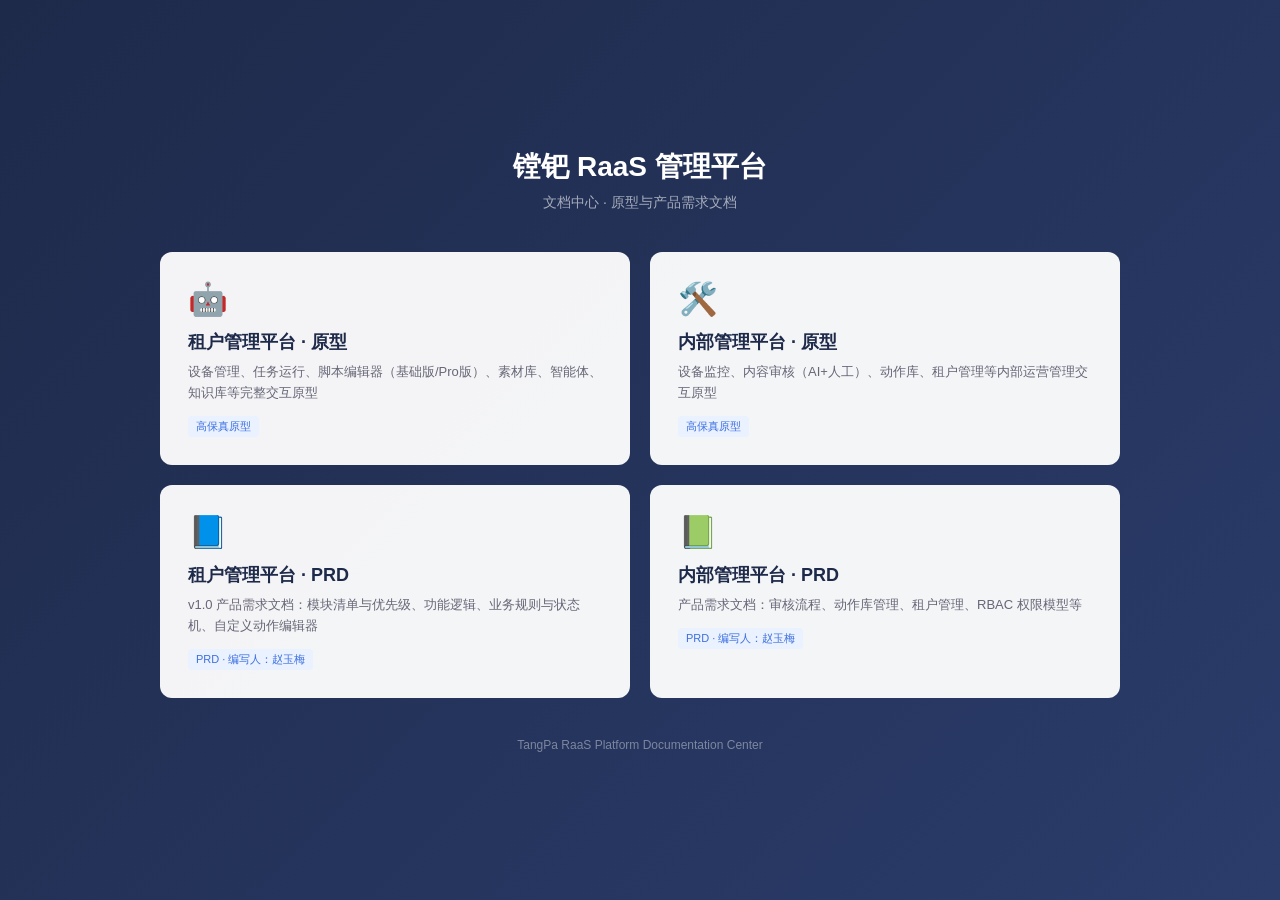
<file: index.html>
<!DOCTYPE html>
<html lang="zh-CN">
<head>
<meta charset="UTF-8">
<meta name="viewport" content="width=device-width, initial-scale=1.0">
<title>镗钯 RaaS 管理平台 - 文档中心</title>
<style>
* { margin: 0; padding: 0; box-sizing: border-box; }
body { font-family: "PingFang SC", "Microsoft YaHei", sans-serif; background: linear-gradient(135deg, #1e2a4a 0%, #2b3c6b 100%); min-height: 100vh; display: flex; align-items: center; justify-content: center; }
.container { max-width: 960px; width: 92%; margin: 40px auto; }
h1 { color: #fff; font-size: 28px; text-align: center; margin-bottom: 8px; }
.sub { color: rgba(255,255,255,0.6); text-align: center; font-size: 14px; margin-bottom: 40px; }
.grid { display: grid; grid-template-columns: repeat(2, 1fr); gap: 20px; }
@media (max-width: 640px) { .grid { grid-template-columns: 1fr; } }
.card { background: rgba(255,255,255,0.95); border-radius: 12px; padding: 28px; text-decoration: none; transition: transform .2s, box-shadow .2s; display: block; }
.card:hover { transform: translateY(-4px); box-shadow: 0 12px 30px rgba(0,0,0,0.3); }
.card .icon { font-size: 32px; margin-bottom: 12px; }
.card h2 { color: #1e2a4a; font-size: 18px; margin-bottom: 8px; }
.card p { color: #667; font-size: 13px; line-height: 1.6; }
.card .tag { display: inline-block; margin-top: 12px; font-size: 11px; color: #3b6fe0; background: #eaf1ff; border-radius: 4px; padding: 3px 8px; }
.footer { text-align: center; color: rgba(255,255,255,0.4); font-size: 12px; margin-top: 40px; }
</style>
</head>
<body>
<div class="container">
<h1>镗钯 RaaS 管理平台</h1>
<p class="sub">文档中心 · 原型与产品需求文档</p>
<div class="grid">
<a class="card" href="tenant-proto/index.html"><div class="icon">🤖</div><h2>租户管理平台 · 原型</h2><p>设备管理、任务运行、脚本编辑器（基础版/Pro版）、素材库、智能体、知识库等完整交互原型</p><span class="tag">高保真原型</span></a>
<a class="card" href="internal-proto/index.html"><div class="icon">🛠️</div><h2>内部管理平台 · 原型</h2><p>设备监控、内容审核（AI+人工）、动作库、租户管理等内部运营管理交互原型</p><span class="tag">高保真原型</span></a>
<a class="card" href="tenant-prd/index.html"><div class="icon">📘</div><h2>租户管理平台 · PRD</h2><p>v1.0 产品需求文档：模块清单与优先级、功能逻辑、业务规则与状态机、自定义动作编辑器</p><span class="tag">PRD · 编写人：赵玉梅</span></a>
<a class="card" href="internal-prd/index.html"><div class="icon">📗</div><h2>内部管理平台 · PRD</h2><p>产品需求文档：审核流程、动作库管理、租户管理、RBAC 权限模型等</p><span class="tag">PRD · 编写人：赵玉梅</span></a>
</div>
<p class="footer">TangPa RaaS Platform Documentation Center</p>
</div>
</body>
</html>
</file>
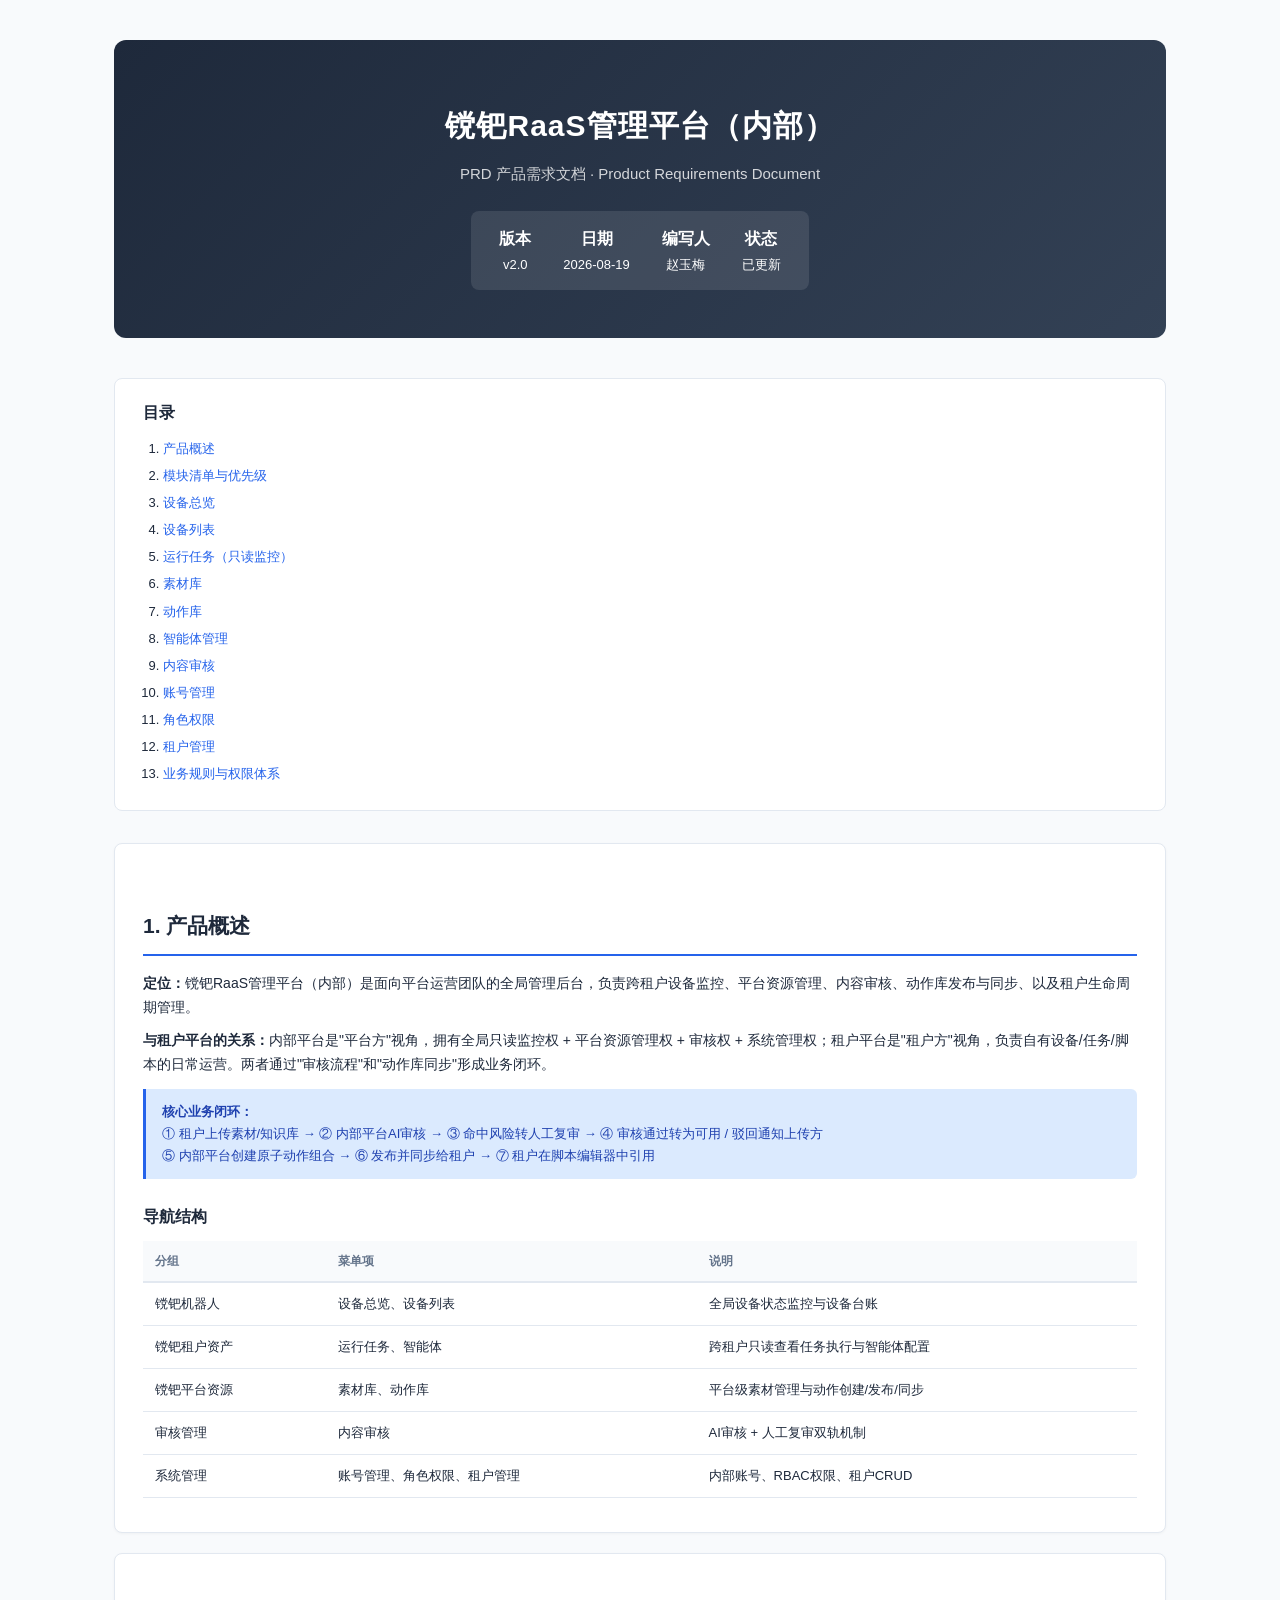
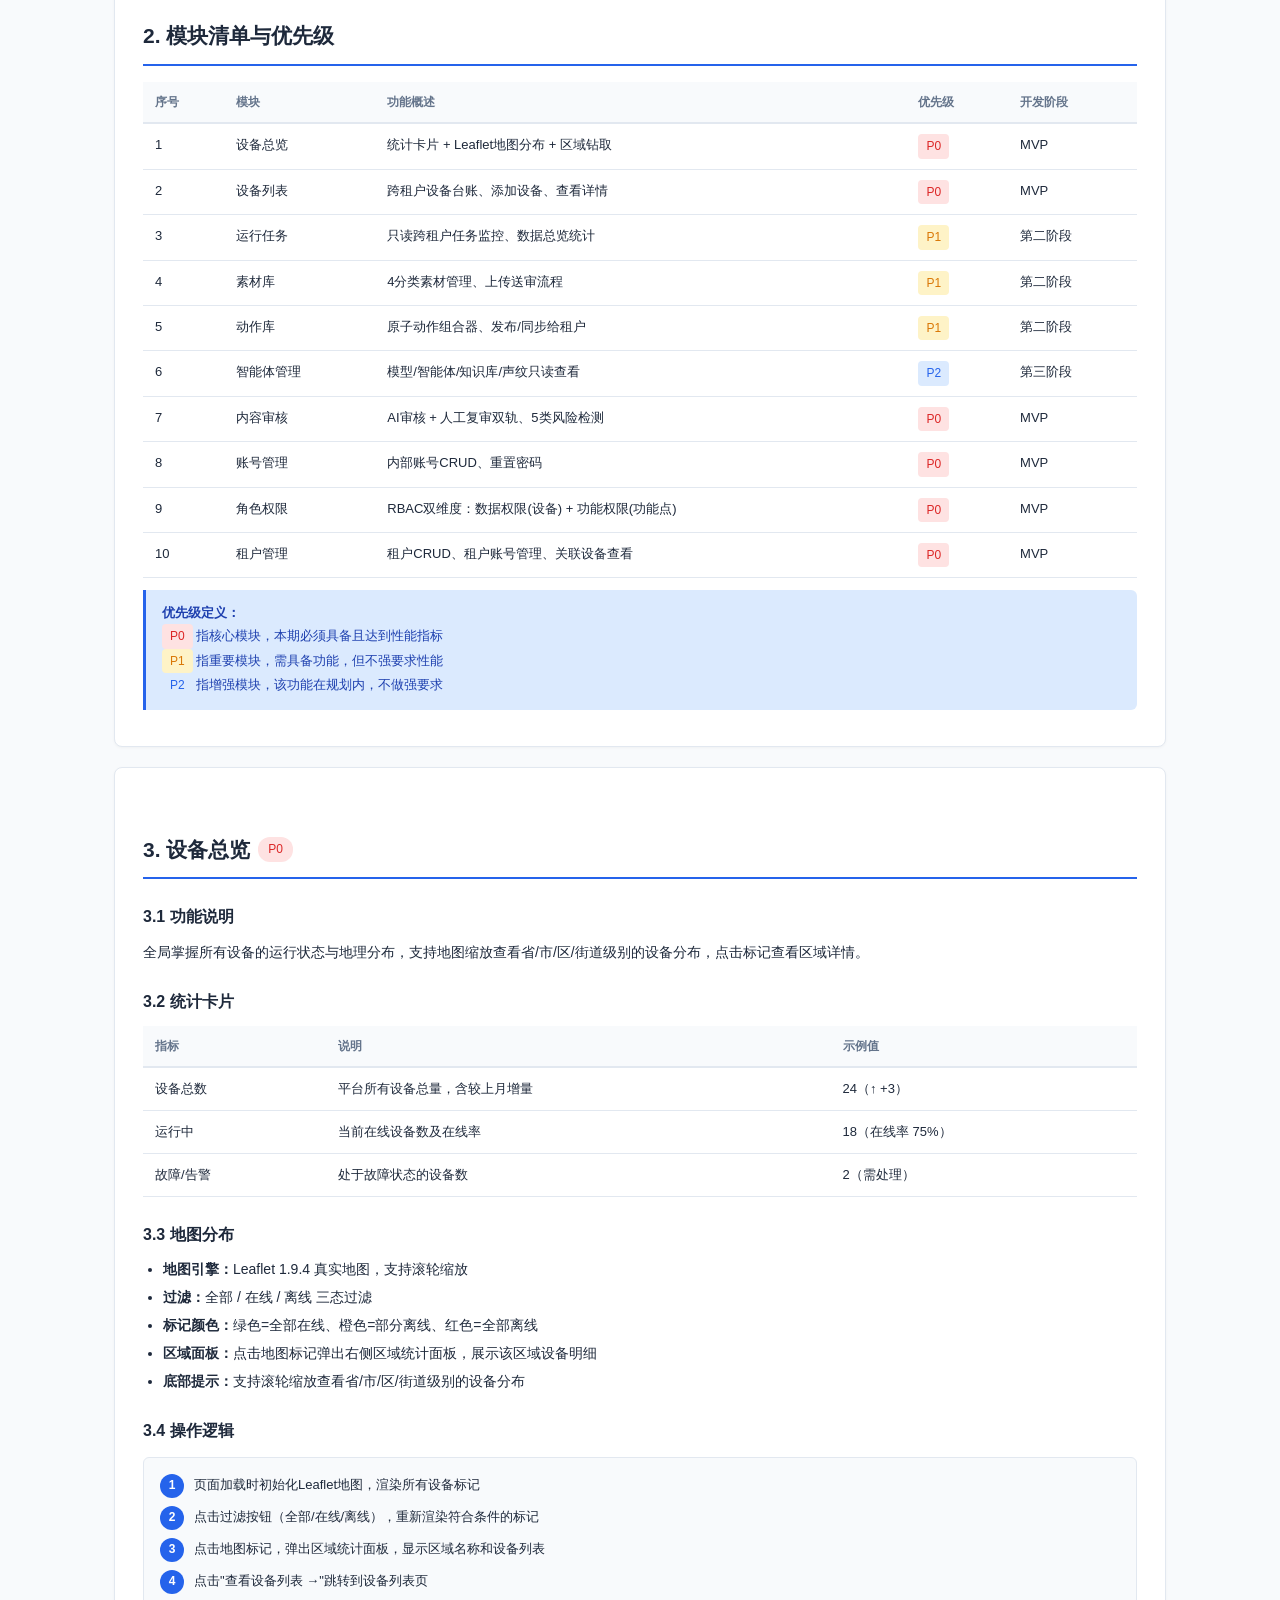
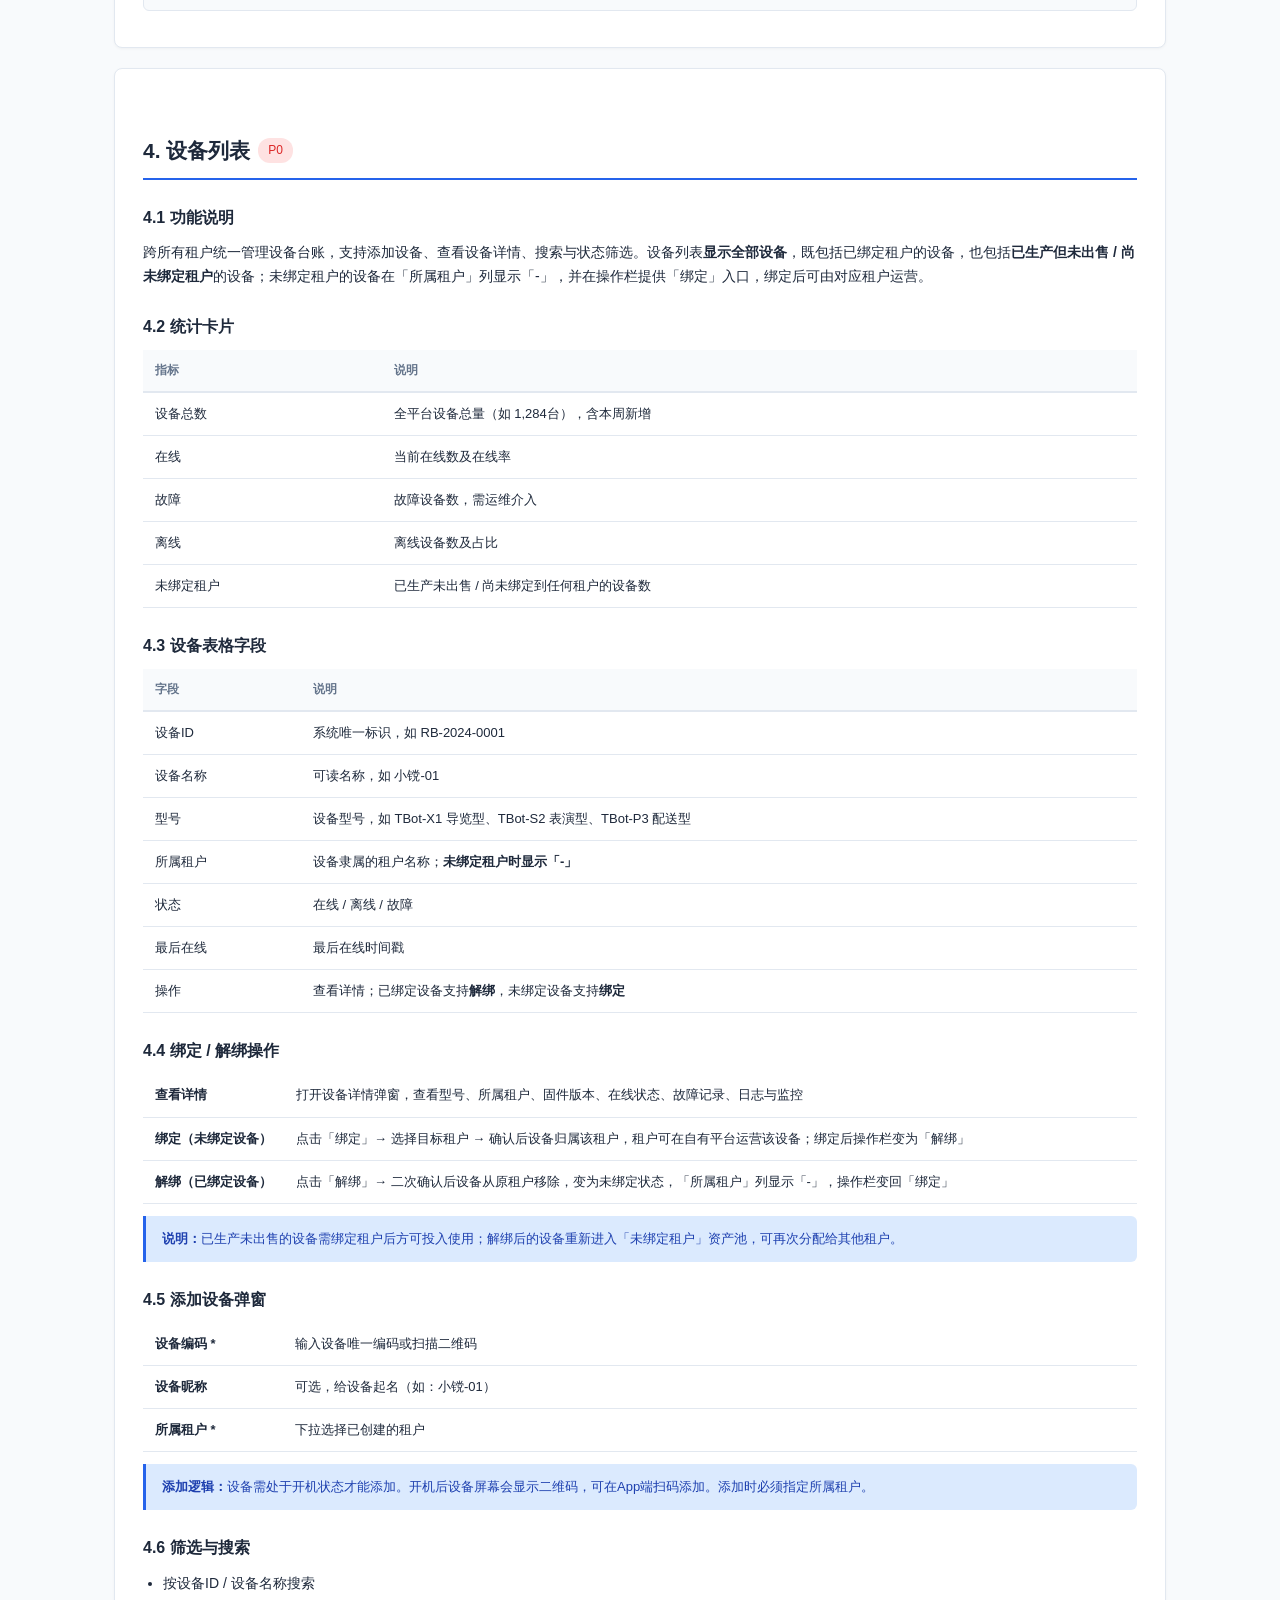
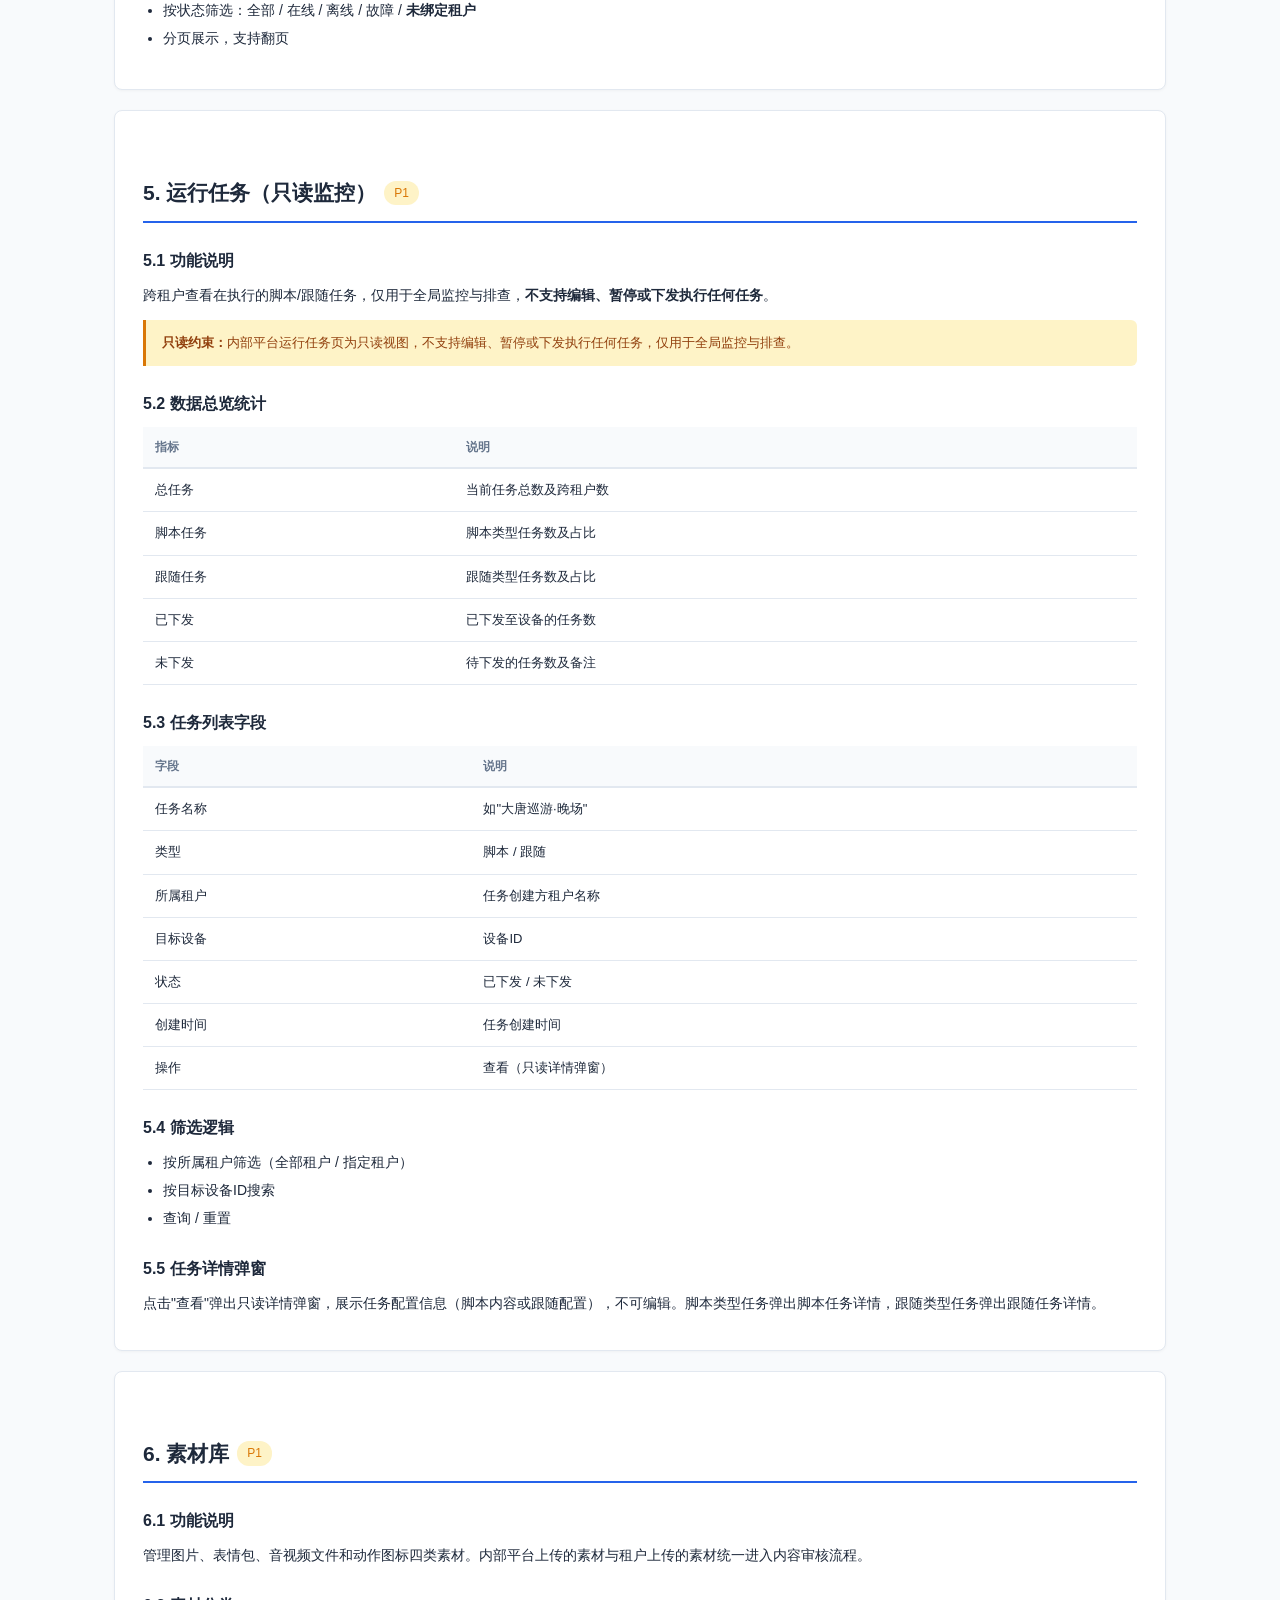
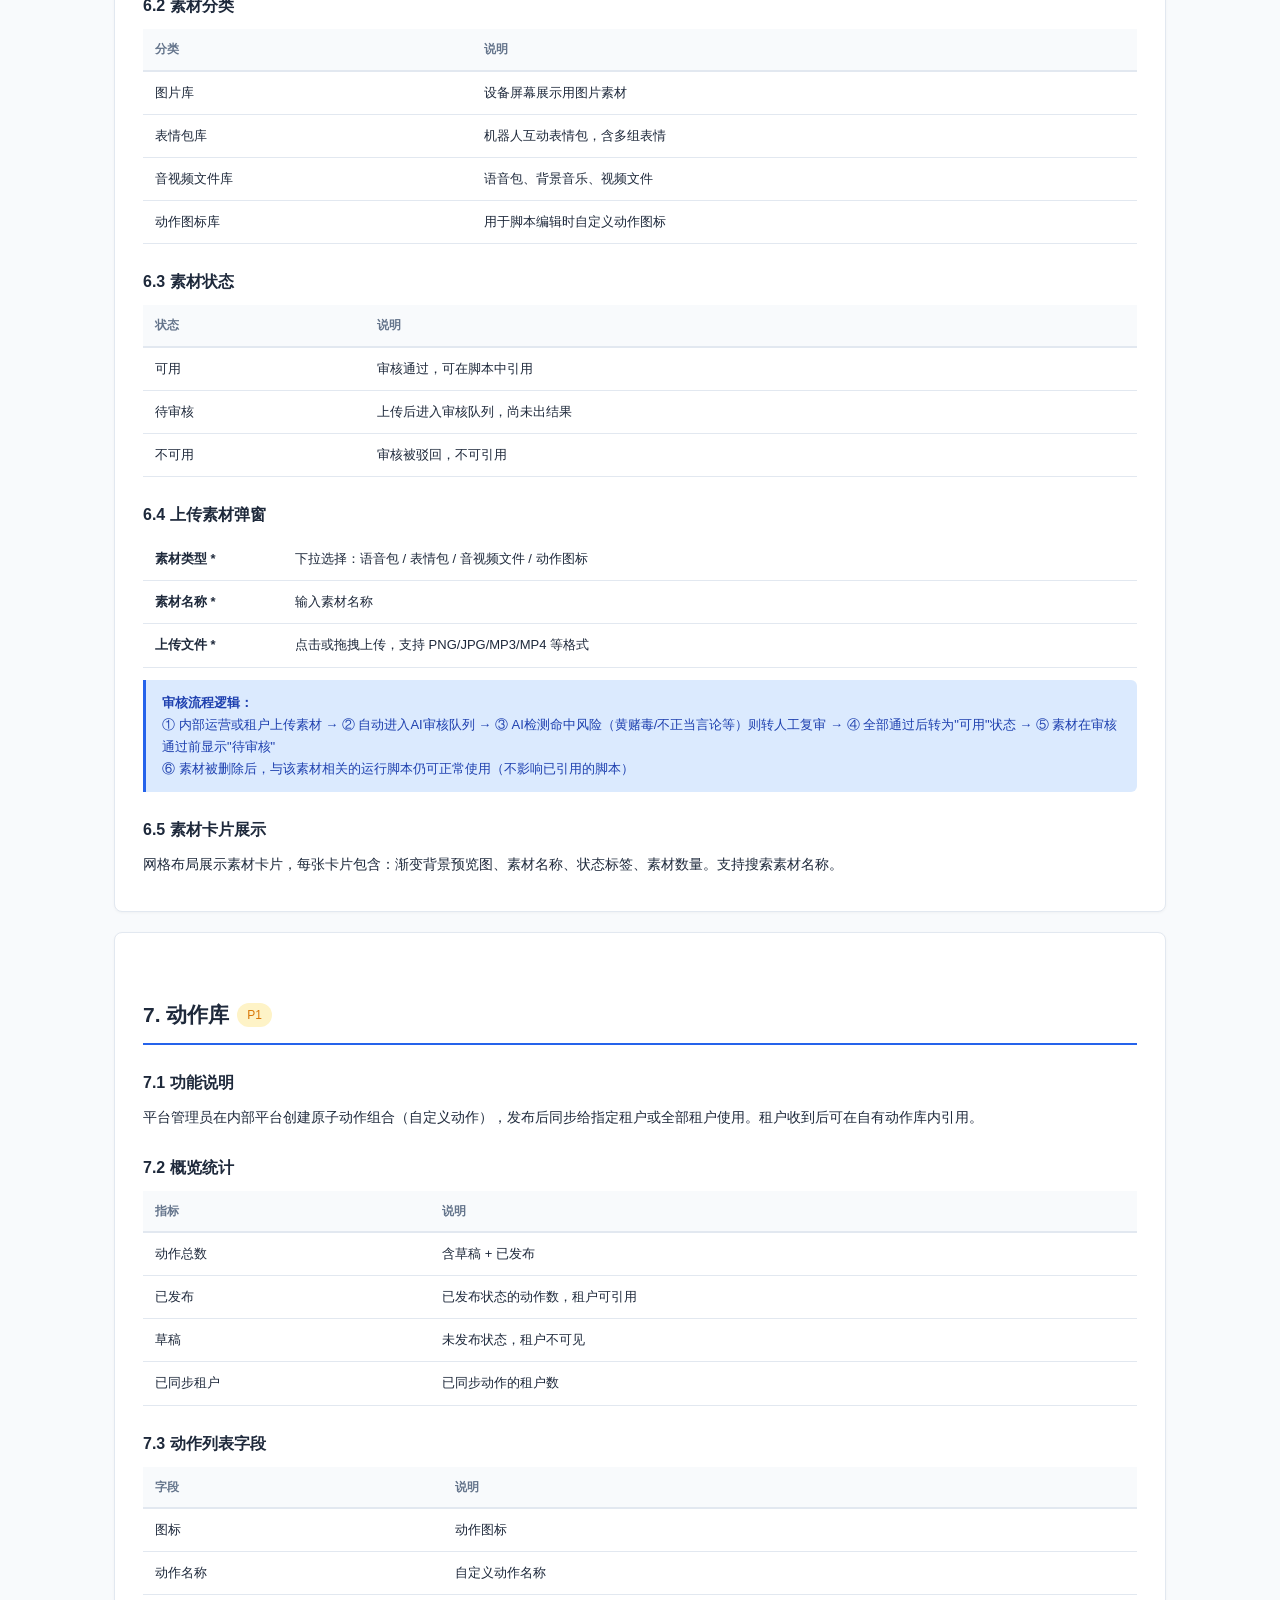
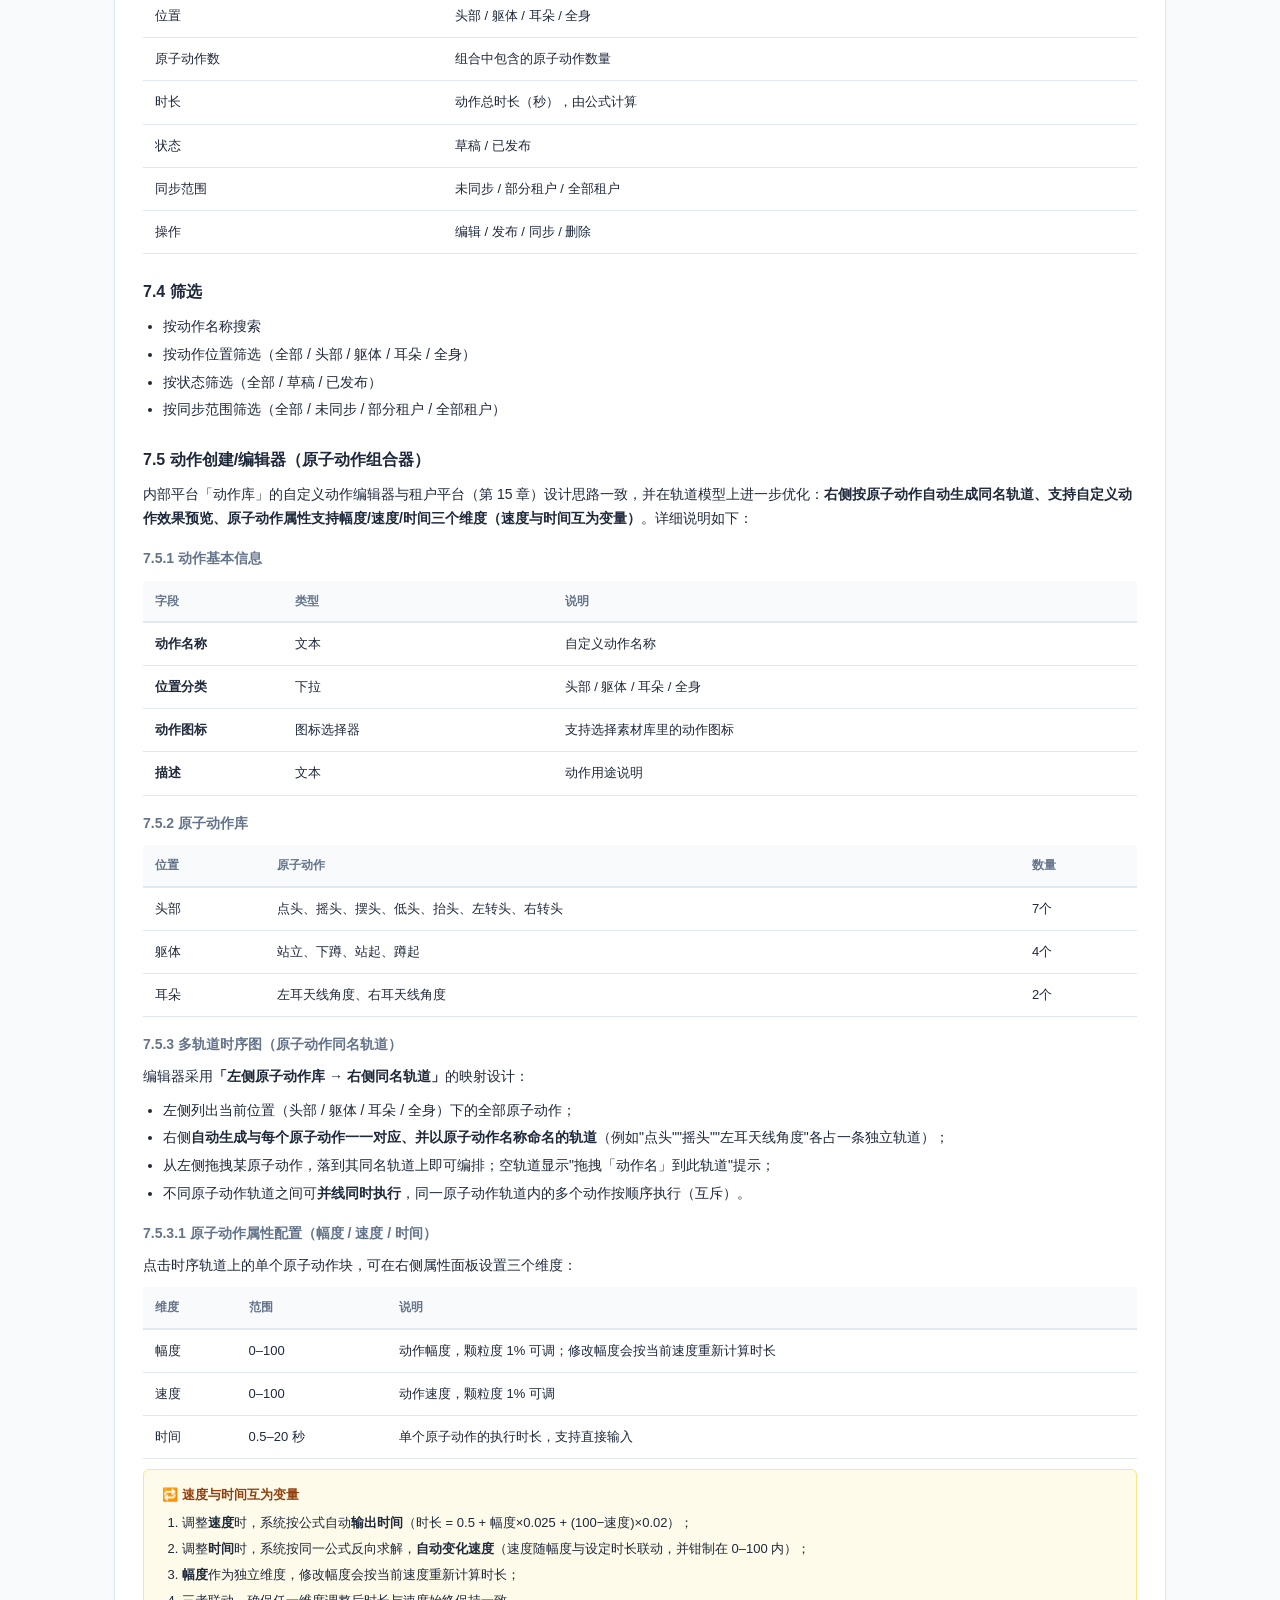
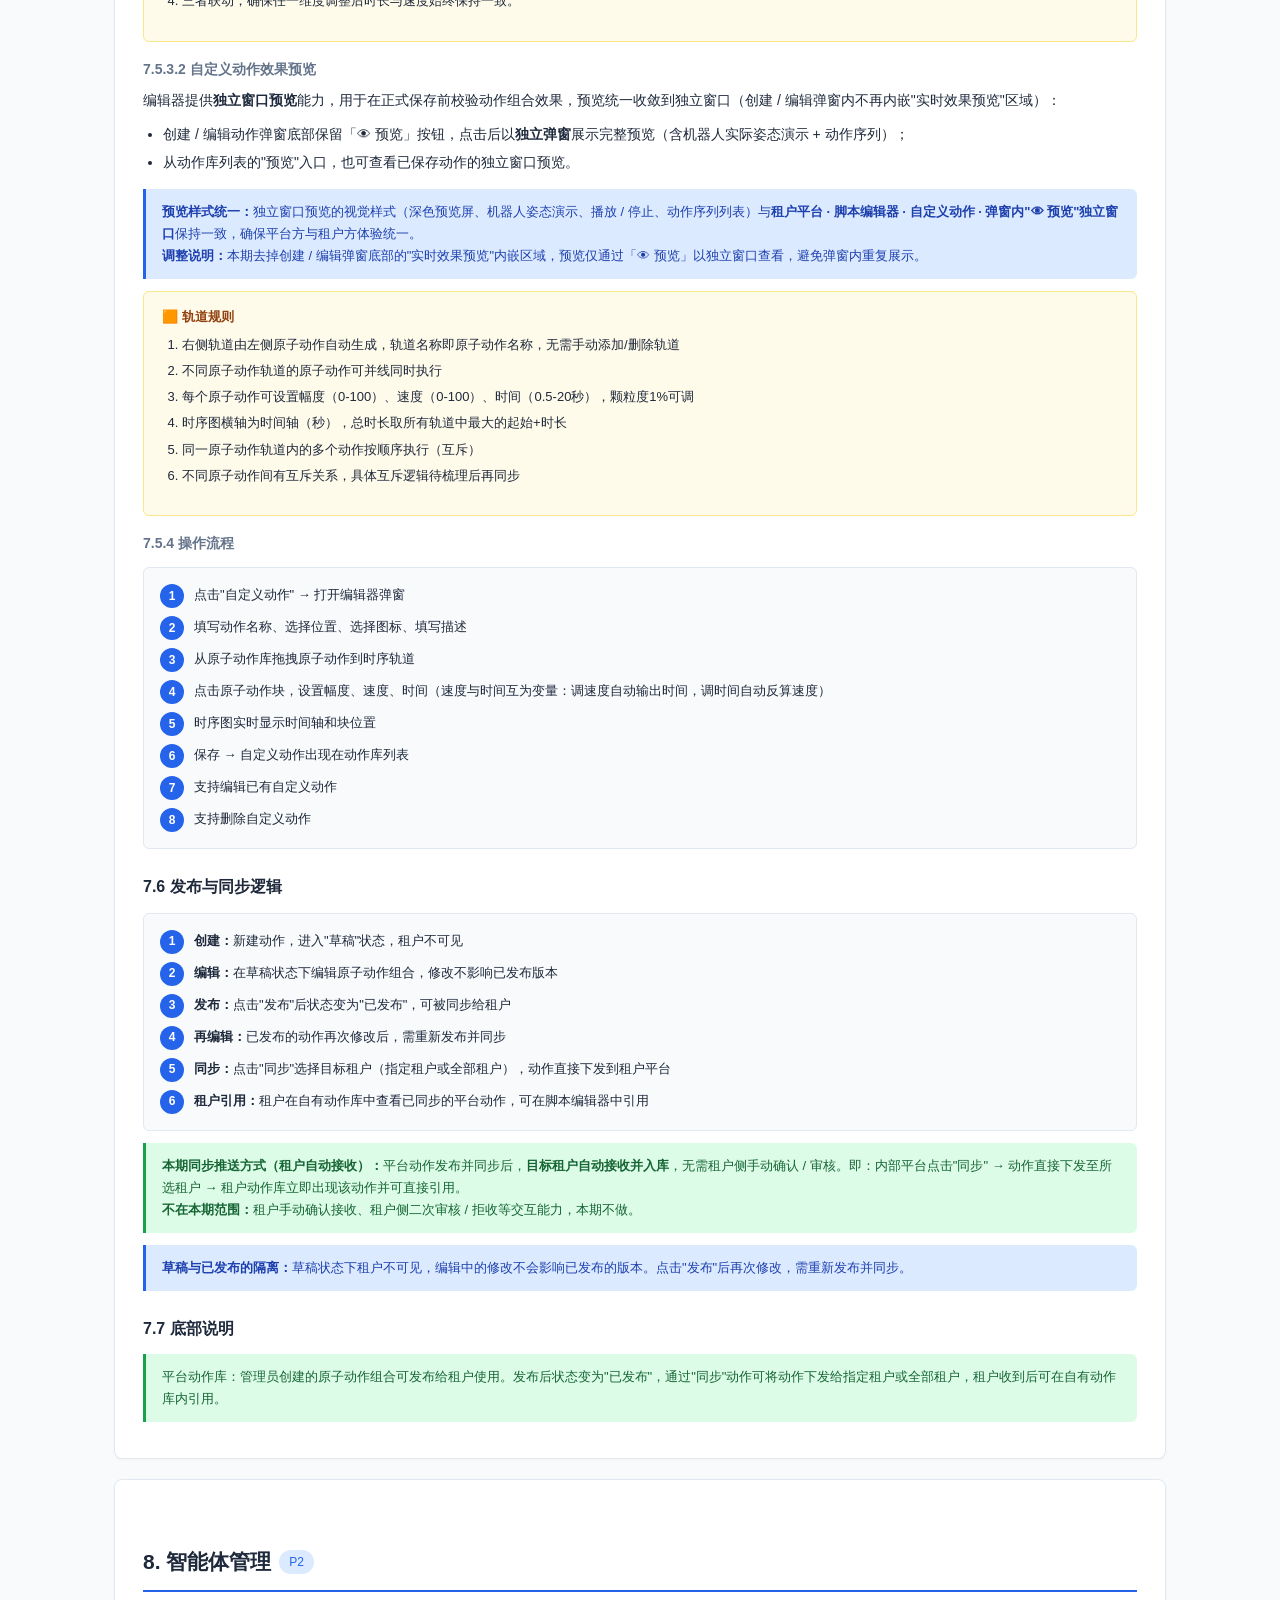
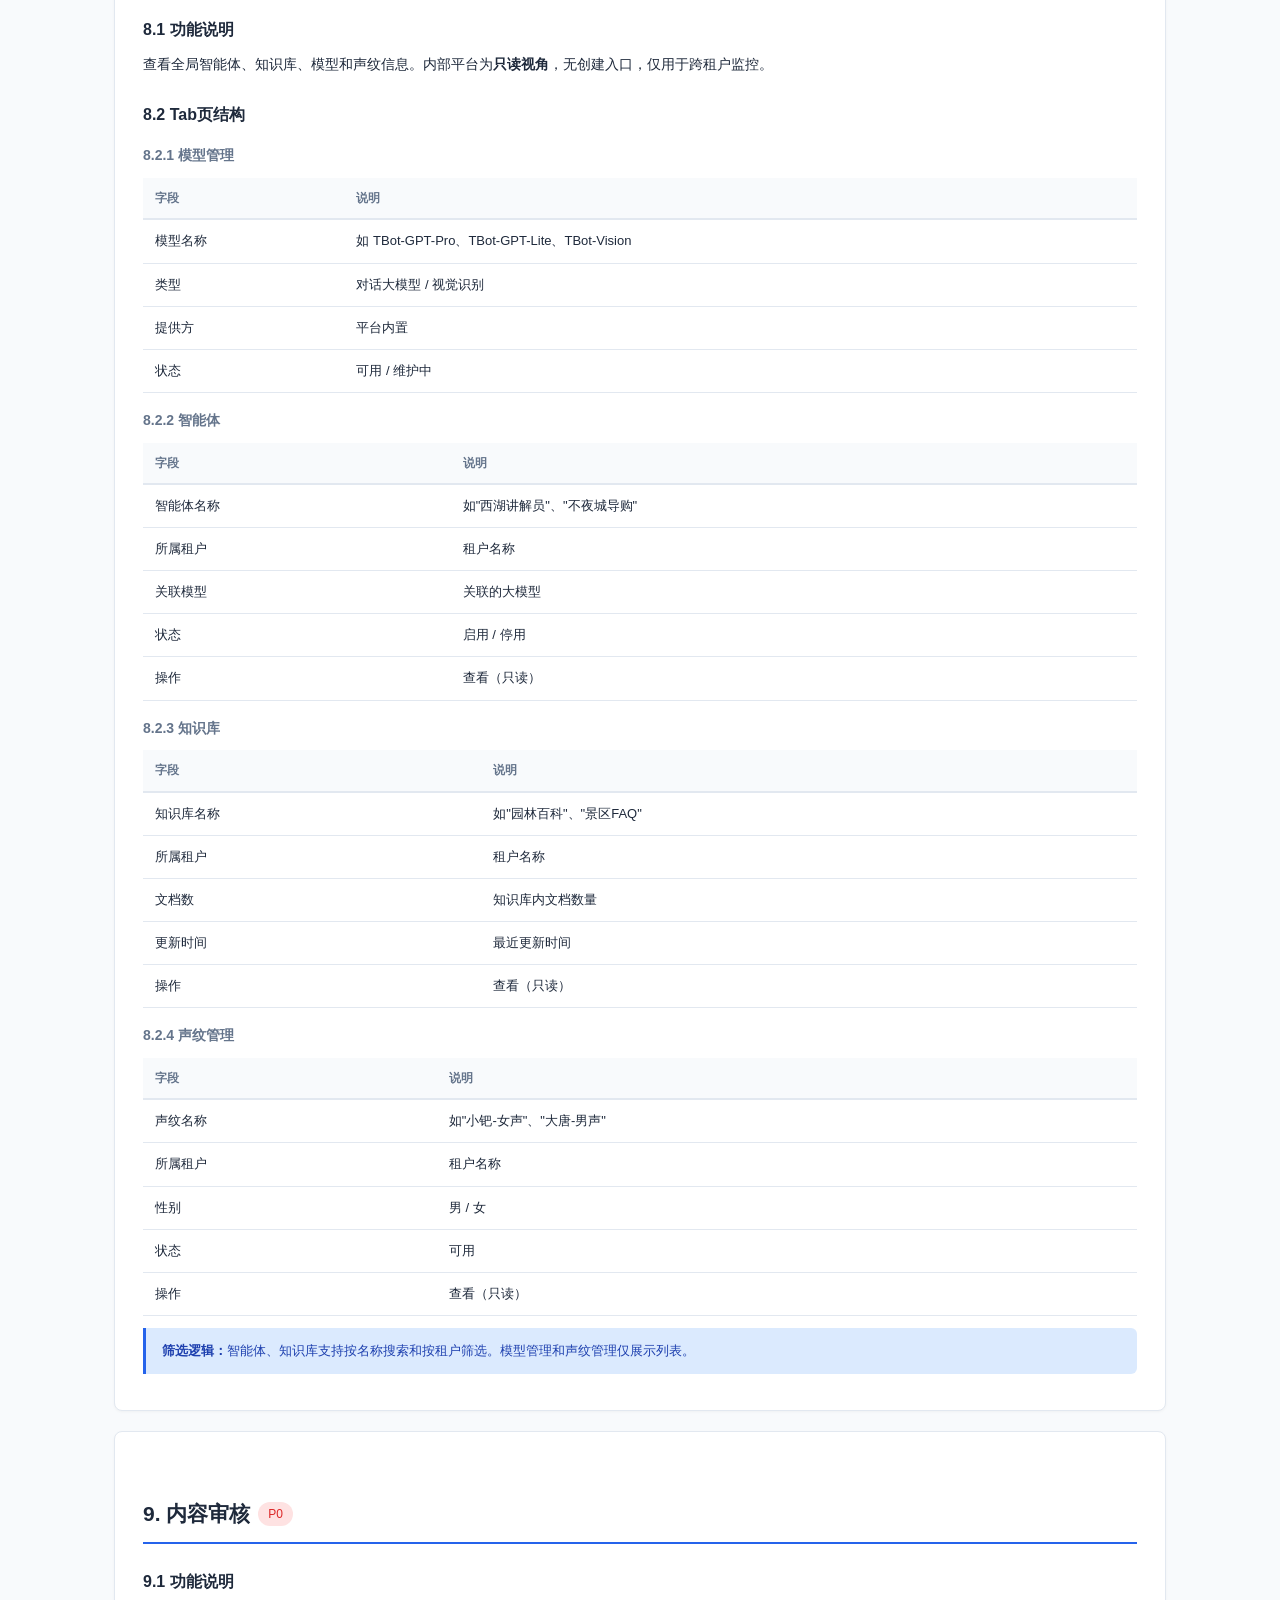
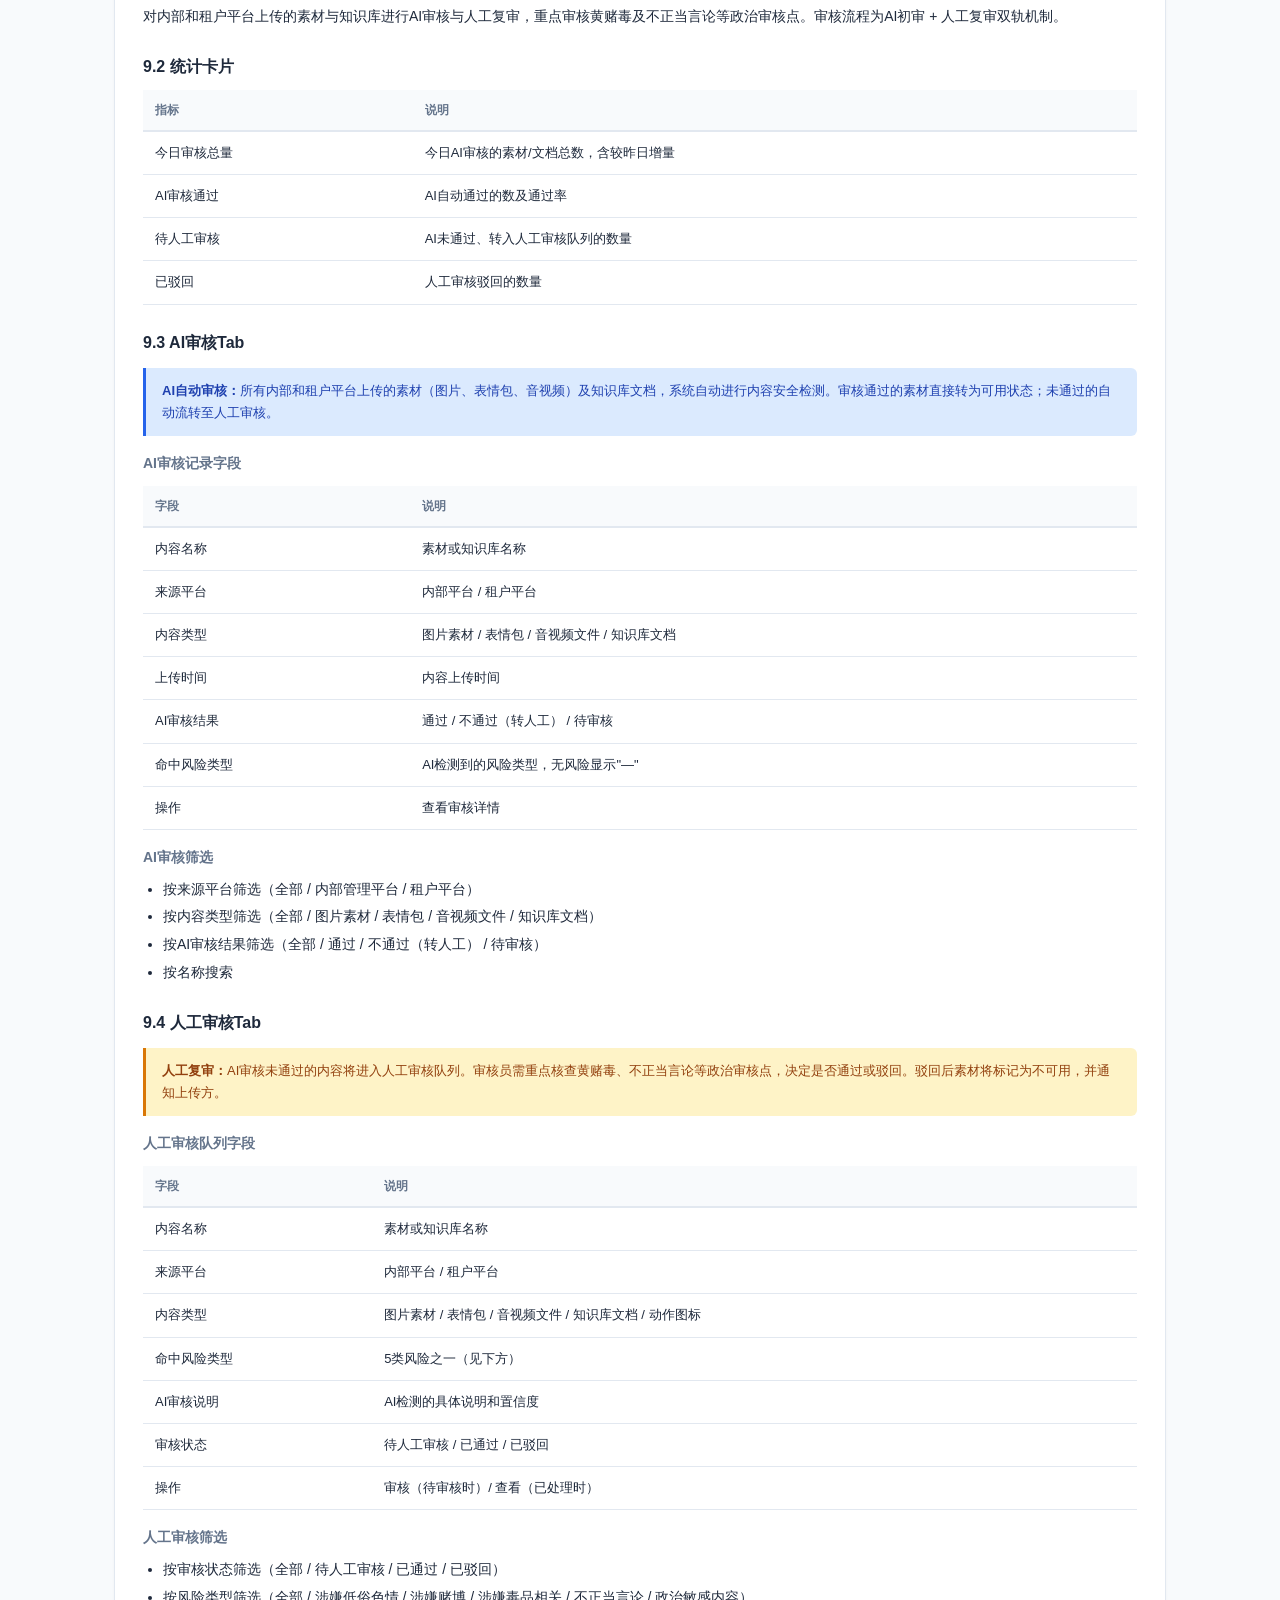
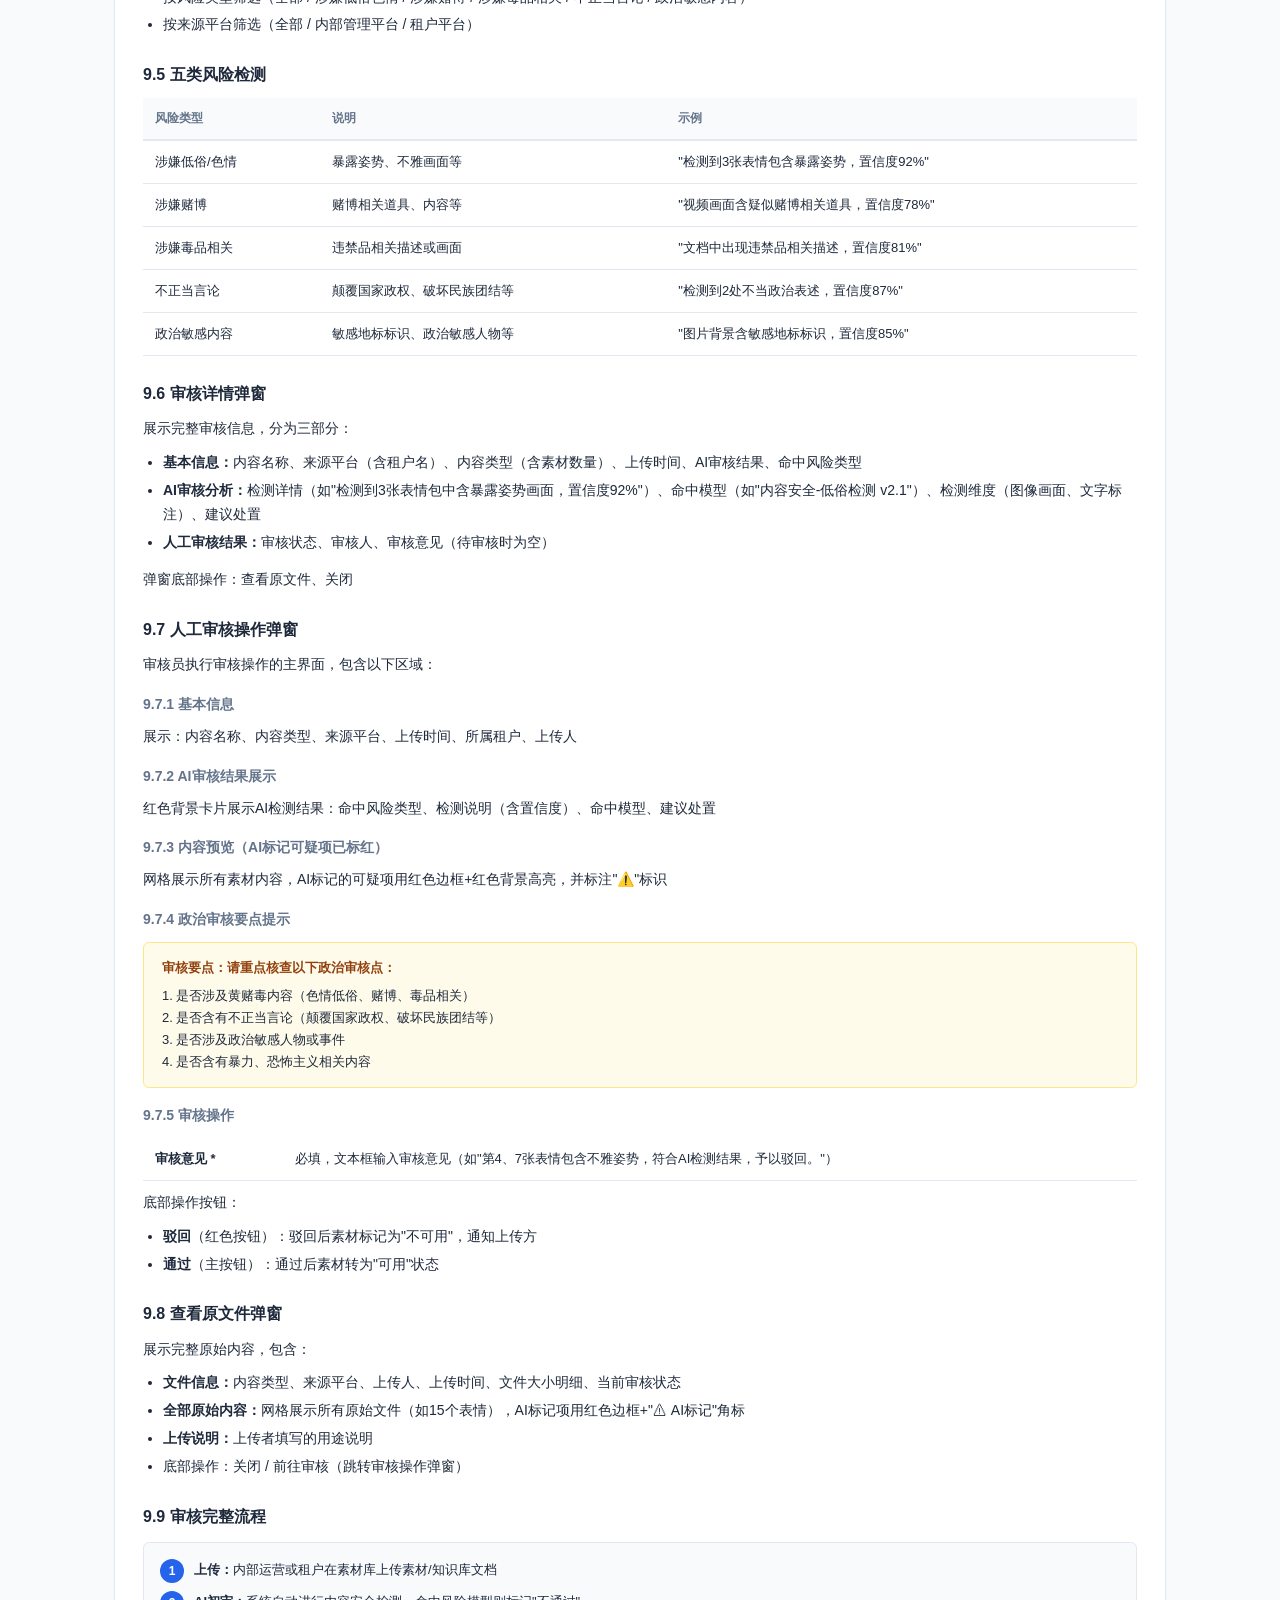
<file: internal-prd/index.html>
<!DOCTYPE html>
<html lang="zh-CN">
<head>
<meta charset="UTF-8">
<meta name="viewport" content="width=device-width, initial-scale=1.0">
<title>镋钯RaaS管理平台（内部）- PRD产品需求文档</title>
<style>
:root{--primary:#2563eb;--primary-light:#dbeafe;--success:#16a34a;--success-light:#dcfce7;--warning:#d97706;--warning-light:#fef3c7;--danger:#dc2626;--danger-light:#fee2e2;--text:#1e293b;--text-secondary:#64748b;--text-tertiary:#94a3b8;--border:#e2e8f0;--bg:#f8fafc;--bg-card:#fff;--radius:8px;--radius-sm:6px}
*{margin:0;padding:0;box-sizing:border-box}
body{font-family:'Inter','Segoe UI','PingFang SC','Microsoft YaHei',sans-serif;background:var(--bg);color:var(--text);line-height:1.7;font-size:14px}
.container{max-width:1100px;margin:0 auto;padding:40px 24px}
.cover{text-align:center;padding:60px 40px 48px;background:linear-gradient(135deg,#1e293b,#334155);color:#fff;border-radius:12px;margin-bottom:40px}
.cover h1{font-size:30px;font-weight:700;margin-bottom:10px;letter-spacing:1px}
.cover .sub{font-size:15px;opacity:.8;margin-bottom:24px}
.cover .meta{display:inline-flex;gap:32px;background:rgba(255,255,255,.1);border-radius:var(--radius);padding:14px 28px;font-size:13px}
.cover .meta span{text-align:center}
.cover .meta strong{display:block;font-size:16px;font-weight:600;margin-bottom:2px}
h2{font-size:21px;font-weight:700;color:var(--text);margin:40px 0 16px;padding-bottom:10px;border-bottom:2px solid var(--primary);display:flex;align-items:center;gap:8px}
h2 .priority{font-size:12px;padding:2px 10px;border-radius:12px;font-weight:500}
h2 .p0{background:var(--danger-light);color:var(--danger)}
h2 .p1{background:var(--warning-light);color:var(--warning)}
h2 .p2{background:var(--primary-light);color:var(--primary)}
h3{font-size:16px;font-weight:600;margin:24px 0 10px;color:var(--text)}
h4{font-size:14px;font-weight:600;margin:16px 0 8px;color:var(--text-secondary)}
p{margin-bottom:10px}
ul,ol{margin:6px 0 14px 20px}
li{margin-bottom:4px}
.section{background:var(--bg-card);border:1px solid var(--border);border-radius:var(--radius);padding:24px 28px;margin-bottom:20px;box-shadow:0 1px 3px rgba(0,0,0,.04)}
.info-box{background:var(--primary-light);border-left:3px solid var(--primary);border-radius:0 var(--radius-sm) var(--radius-sm) 0;padding:12px 16px;margin:12px 0;font-size:13px;color:#1e40af}
.info-box.warning{background:var(--warning-light);border-color:var(--warning);color:#92400e}
.info-box.danger{background:var(--danger-light);border-color:var(--danger);color:#991b1b}
.info-box.success{background:var(--success-light);border-color:var(--success);color:#166534}
.flow-box{background:var(--bg);border:1px solid var(--border);border-radius:var(--radius-sm);padding:16px;margin:12px 0}
.flow-box .step{display:flex;align-items:flex-start;gap:10px;margin-bottom:8px}
.flow-box .step:last-child{margin-bottom:0}
.flow-box .step-num{flex-shrink:0;width:24px;height:24px;border-radius:50%;background:var(--primary);color:#fff;font-size:12px;font-weight:600;display:flex;align-items:center;justify-content:center}
.flow-box .step-content{font-size:13px;flex:1}
table{width:100%;border-collapse:collapse;margin:10px 0;font-size:13px}
th{background:var(--bg);font-weight:600;text-align:left;padding:10px 12px;border-bottom:2px solid var(--border);color:var(--text-secondary);font-size:12px;white-space:nowrap}
td{padding:10px 12px;border-bottom:1px solid var(--border);vertical-align:top}
tr:hover td{background:var(--bg)}
.tag{display:inline-block;padding:2px 8px;border-radius:4px;font-size:12px;font-weight:500}
.tag-p0{background:var(--danger-light);color:var(--danger)}
.tag-p1{background:var(--warning-light);color:var(--warning)}
.tag-p2{background:var(--primary-light);color:var(--primary)}
.rule-box{background:#fffbeb;border:1px solid #fde68a;border-radius:var(--radius-sm);padding:14px 18px;margin:10px 0;font-size:13px}
.rule-box .rule-title{font-weight:600;color:#92400e;margin-bottom:6px}
.toc{background:var(--bg-card);border:1px solid var(--border);border-radius:var(--radius);padding:20px 28px;margin-bottom:32px}
.toc h3{margin:0 0 12px;font-size:16px}
.toc ol{margin:0;padding-left:20px}
.toc li{margin-bottom:5px;font-size:13px}
.toc li a{text-decoration:none;color:var(--primary)}
.toc li a:hover{text-decoration:underline}
.field-table td:first-child{font-weight:600;width:140px;white-space:nowrap}
@media(max-width:768px){.container{padding:20px 12px}.cover{padding:40px 20px}.section{padding:16px}}
</style>
</head>
<body>
<div class="container">

<!-- ====== 封面 ====== -->
<div class="cover">
<h1>镋钯RaaS管理平台（内部）</h1>
<div class="sub">PRD 产品需求文档 · Product Requirements Document</div>
<div class="meta">
<span><strong>版本</strong>v2.0</span>
<span><strong>日期</strong>2026-08-19</span>
<span><strong>编写人</strong>赵玉梅</span>
<span><strong>状态</strong>已更新</span>
</div>
</div>

<!-- ====== 目录 ====== -->
<div class="toc">
<h3>目录</h3>
<ol>
<li><a href="#s1">产品概述</a></li>
<li><a href="#s2">模块清单与优先级</a></li>
<li><a href="#s3">设备总览</a></li>
<li><a href="#s4">设备列表</a></li>
<li><a href="#s5">运行任务（只读监控）</a></li>
<li><a href="#s6">素材库</a></li>
<li><a href="#s7">动作库</a></li>
<li><a href="#s8">智能体管理</a></li>
<li><a href="#s9">内容审核</a></li>
<li><a href="#s10">账号管理</a></li>
<li><a href="#s11">角色权限</a></li>
<li><a href="#s12">租户管理</a></li>
<li><a href="#s13">业务规则与权限体系</a></li>
</ol>
</div>

<!-- ====== 1. 产品概述 ====== -->
<div class="section" id="s1">
<h2>1. 产品概述</h2>
<p><strong>定位：</strong>镋钯RaaS管理平台（内部）是面向平台运营团队的全局管理后台，负责跨租户设备监控、平台资源管理、内容审核、动作库发布与同步、以及租户生命周期管理。</p>
<p><strong>与租户平台的关系：</strong>内部平台是"平台方"视角，拥有全局只读监控权 + 平台资源管理权 + 审核权 + 系统管理权；租户平台是"租户方"视角，负责自有设备/任务/脚本的日常运营。两者通过"审核流程"和"动作库同步"形成业务闭环。</p>

<div class="info-box">
<strong>核心业务闭环：</strong><br>
① 租户上传素材/知识库 → ② 内部平台AI审核 → ③ 命中风险转人工复审 → ④ 审核通过转为可用 / 驳回通知上传方<br>
⑤ 内部平台创建原子动作组合 → ⑥ 发布并同步给租户 → ⑦ 租户在脚本编辑器中引用
</div>

<h3>导航结构</h3>
<table>
<tr><th>分组</th><th>菜单项</th><th>说明</th></tr>
<tr><td>镋钯机器人</td><td>设备总览、设备列表</td><td>全局设备状态监控与设备台账</td></tr>
<tr><td>镋钯租户资产</td><td>运行任务、智能体</td><td>跨租户只读查看任务执行与智能体配置</td></tr>
<tr><td>镋钯平台资源</td><td>素材库、动作库</td><td>平台级素材管理与动作创建/发布/同步</td></tr>
<tr><td>审核管理</td><td>内容审核</td><td>AI审核 + 人工复审双轨机制</td></tr>
<tr><td>系统管理</td><td>账号管理、角色权限、租户管理</td><td>内部账号、RBAC权限、租户CRUD</td></tr>
</table>
</div>

<!-- ====== 2. 模块清单与优先级 ====== -->
<div class="section" id="s2">
<h2>2. 模块清单与优先级</h2>
<table>
<tr><th>序号</th><th>模块</th><th>功能概述</th><th>优先级</th><th>开发阶段</th></tr>
<tr><td>1</td><td>设备总览</td><td>统计卡片 + Leaflet地图分布 + 区域钻取</td><td><span class="tag tag-p0">P0</span></td><td>MVP</td></tr>
<tr><td>2</td><td>设备列表</td><td>跨租户设备台账、添加设备、查看详情</td><td><span class="tag tag-p0">P0</span></td><td>MVP</td></tr>
<tr><td>3</td><td>运行任务</td><td>只读跨租户任务监控、数据总览统计</td><td><span class="tag tag-p1">P1</span></td><td>第二阶段</td></tr>
<tr><td>4</td><td>素材库</td><td>4分类素材管理、上传送审流程</td><td><span class="tag tag-p1">P1</span></td><td>第二阶段</td></tr>
<tr><td>5</td><td>动作库</td><td>原子动作组合器、发布/同步给租户</td><td><span class="tag tag-p1">P1</span></td><td>第二阶段</td></tr>
<tr><td>6</td><td>智能体管理</td><td>模型/智能体/知识库/声纹只读查看</td><td><span class="tag tag-p2">P2</span></td><td>第三阶段</td></tr>
<tr><td>7</td><td>内容审核</td><td>AI审核 + 人工复审双轨、5类风险检测</td><td><span class="tag tag-p0">P0</span></td><td>MVP</td></tr>
<tr><td>8</td><td>账号管理</td><td>内部账号CRUD、重置密码</td><td><span class="tag tag-p0">P0</span></td><td>MVP</td></tr>
<tr><td>9</td><td>角色权限</td><td>RBAC双维度：数据权限(设备) + 功能权限(功能点)</td><td><span class="tag tag-p0">P0</span></td><td>MVP</td></tr>
<tr><td>10</td><td>租户管理</td><td>租户CRUD、租户账号管理、关联设备查看</td><td><span class="tag tag-p0">P0</span></td><td>MVP</td></tr>
</table>

<div class="info-box">
<strong>优先级定义：</strong><br>
<span class="tag tag-p0">P0</span> 指核心模块，本期必须具备且达到性能指标<br>
<span class="tag tag-p1">P1</span> 指重要模块，需具备功能，但不强要求性能<br>
<span class="tag tag-p2">P2</span> 指增强模块，该功能在规划内，不做强要求
</div>
</div>

<!-- ====== 3. 设备总览 ====== -->
<div class="section" id="s3">
<h2>3. 设备总览 <span class="priority p0">P0</span></h2>

<h3>3.1 功能说明</h3>
<p>全局掌握所有设备的运行状态与地理分布，支持地图缩放查看省/市/区/街道级别的设备分布，点击标记查看区域详情。</p>

<h3>3.2 统计卡片</h3>
<table>
<tr><th>指标</th><th>说明</th><th>示例值</th></tr>
<tr><td>设备总数</td><td>平台所有设备总量，含较上月增量</td><td>24（↑ +3）</td></tr>
<tr><td>运行中</td><td>当前在线设备数及在线率</td><td>18（在线率 75%）</td></tr>
<tr><td>故障/告警</td><td>处于故障状态的设备数</td><td>2（需处理）</td></tr>
</table>

<h3>3.3 地图分布</h3>
<ul>
<li><strong>地图引擎：</strong>Leaflet 1.9.4 真实地图，支持滚轮缩放</li>
<li><strong>过滤：</strong>全部 / 在线 / 离线 三态过滤</li>
<li><strong>标记颜色：</strong>绿色=全部在线、橙色=部分离线、红色=全部离线</li>
<li><strong>区域面板：</strong>点击地图标记弹出右侧区域统计面板，展示该区域设备明细</li>
<li><strong>底部提示：</strong>支持滚轮缩放查看省/市/区/街道级别的设备分布</li>
</ul>

<h3>3.4 操作逻辑</h3>
<div class="flow-box">
<div class="step"><div class="step-num">1</div><div class="step-content">页面加载时初始化Leaflet地图，渲染所有设备标记</div></div>
<div class="step"><div class="step-num">2</div><div class="step-content">点击过滤按钮（全部/在线/离线），重新渲染符合条件的标记</div></div>
<div class="step"><div class="step-num">3</div><div class="step-content">点击地图标记，弹出区域统计面板，显示区域名称和设备列表</div></div>
<div class="step"><div class="step-num">4</div><div class="step-content">点击"查看设备列表 →"跳转到设备列表页</div></div>
</div>
</div>

<!-- ====== 4. 设备列表 ====== -->
<div class="section" id="s4">
<h2>4. 设备列表 <span class="priority p0">P0</span></h2>

<h3>4.1 功能说明</h3>
<p>跨所有租户统一管理设备台账，支持添加设备、查看设备详情、搜索与状态筛选。设备列表<strong>显示全部设备</strong>，既包括已绑定租户的设备，也包括<strong>已生产但未出售 / 尚未绑定租户</strong>的设备；未绑定租户的设备在「所属租户」列显示「-」，并在操作栏提供「绑定」入口，绑定后可由对应租户运营。</p>

<h3>4.2 统计卡片</h3>
<table>
<tr><th>指标</th><th>说明</th></tr>
<tr><td>设备总数</td><td>全平台设备总量（如 1,284台），含本周新增</td></tr>
<tr><td>在线</td><td>当前在线数及在线率</td></tr>
<tr><td>故障</td><td>故障设备数，需运维介入</td></tr>
<tr><td>离线</td><td>离线设备数及占比</td></tr>
<tr><td>未绑定租户</td><td>已生产未出售 / 尚未绑定到任何租户的设备数</td></tr>
</table>

<h3>4.3 设备表格字段</h3>
<table>
<tr><th>字段</th><th>说明</th></tr>
<tr><td>设备ID</td><td>系统唯一标识，如 RB-2024-0001</td></tr>
<tr><td>设备名称</td><td>可读名称，如 小镋-01</td></tr>
<tr><td>型号</td><td>设备型号，如 TBot-X1 导览型、TBot-S2 表演型、TBot-P3 配送型</td></tr>
<tr><td>所属租户</td><td>设备隶属的租户名称；<strong>未绑定租户时显示「-」</strong></td></tr>
<tr><td>状态</td><td>在线 / 离线 / 故障</td></tr>
<tr><td>最后在线</td><td>最后在线时间戳</td></tr>
<tr><td>操作</td><td>查看详情；已绑定设备支持<strong>解绑</strong>，未绑定设备支持<strong>绑定</strong></td></tr>
</table>

<h3>4.4 绑定 / 解绑操作</h3>
<table class="field-table">
<tr><td>查看详情</td><td>打开设备详情弹窗，查看型号、所属租户、固件版本、在线状态、故障记录、日志与监控</td></tr>
<tr><td>绑定（未绑定设备）</td><td>点击「绑定」→ 选择目标租户 → 确认后设备归属该租户，租户可在自有平台运营该设备；绑定后操作栏变为「解绑」</td></tr>
<tr><td>解绑（已绑定设备）</td><td>点击「解绑」→ 二次确认后设备从原租户移除，变为未绑定状态，「所属租户」列显示「-」，操作栏变回「绑定」</td></tr>
</table>
<div class="info-box">
<strong>说明：</strong>已生产未出售的设备需绑定租户后方可投入使用；解绑后的设备重新进入「未绑定租户」资产池，可再次分配给其他租户。
</div>

<h3>4.5 添加设备弹窗</h3>
<table class="field-table">
<tr><td>设备编码 *</td><td>输入设备唯一编码或扫描二维码</td></tr>
<tr><td>设备昵称</td><td>可选，给设备起名（如：小镋-01）</td></tr>
<tr><td>所属租户 *</td><td>下拉选择已创建的租户</td></tr>
</table>
<div class="info-box">
<strong>添加逻辑：</strong>设备需处于开机状态才能添加。开机后设备屏幕会显示二维码，可在App端扫码添加。添加时必须指定所属租户。
</div>

<h3>4.6 筛选与搜索</h3>
<ul>
<li>按设备ID / 设备名称搜索</li>
<li>按状态筛选：全部 / 在线 / 离线 / 故障 / <strong>未绑定租户</strong></li>
<li>分页展示，支持翻页</li>
</ul>
</div>

<!-- ====== 5. 运行任务 ====== -->
<div class="section" id="s5">
<h2>5. 运行任务（只读监控） <span class="priority p1">P1</span></h2>

<h3>5.1 功能说明</h3>
<p>跨租户查看在执行的脚本/跟随任务，仅用于全局监控与排查，<strong>不支持编辑、暂停或下发执行任何任务</strong>。</p>

<div class="info-box warning">
<strong>只读约束：</strong>内部平台运行任务页为只读视图，不支持编辑、暂停或下发执行任何任务，仅用于全局监控与排查。
</div>

<h3>5.2 数据总览统计</h3>
<table>
<tr><th>指标</th><th>说明</th></tr>
<tr><td>总任务</td><td>当前任务总数及跨租户数</td></tr>
<tr><td>脚本任务</td><td>脚本类型任务数及占比</td></tr>
<tr><td>跟随任务</td><td>跟随类型任务数及占比</td></tr>
<tr><td>已下发</td><td>已下发至设备的任务数</td></tr>
<tr><td>未下发</td><td>待下发的任务数及备注</td></tr>
</table>

<h3>5.3 任务列表字段</h3>
<table>
<tr><th>字段</th><th>说明</th></tr>
<tr><td>任务名称</td><td>如"大唐巡游·晚场"</td></tr>
<tr><td>类型</td><td>脚本 / 跟随</td></tr>
<tr><td>所属租户</td><td>任务创建方租户名称</td></tr>
<tr><td>目标设备</td><td>设备ID</td></tr>
<tr><td>状态</td><td>已下发 / 未下发</td></tr>
<tr><td>创建时间</td><td>任务创建时间</td></tr>
<tr><td>操作</td><td>查看（只读详情弹窗）</td></tr>
</table>

<h3>5.4 筛选逻辑</h3>
<ul>
<li>按所属租户筛选（全部租户 / 指定租户）</li>
<li>按目标设备ID搜索</li>
<li>查询 / 重置</li>
</ul>

<h3>5.5 任务详情弹窗</h3>
<p>点击"查看"弹出只读详情弹窗，展示任务配置信息（脚本内容或跟随配置），不可编辑。脚本类型任务弹出脚本任务详情，跟随类型任务弹出跟随任务详情。</p>
</div>

<!-- ====== 6. 素材库 ====== -->
<div class="section" id="s6">
<h2>6. 素材库 <span class="priority p1">P1</span></h2>

<h3>6.1 功能说明</h3>
<p>管理图片、表情包、音视频文件和动作图标四类素材。内部平台上传的素材与租户上传的素材统一进入内容审核流程。</p>

<h3>6.2 素材分类</h3>
<table>
<tr><th>分类</th><th>说明</th></tr>
<tr><td>图片库</td><td>设备屏幕展示用图片素材</td></tr>
<tr><td>表情包库</td><td>机器人互动表情包，含多组表情</td></tr>
<tr><td>音视频文件库</td><td>语音包、背景音乐、视频文件</td></tr>
<tr><td>动作图标库</td><td>用于脚本编辑时自定义动作图标</td></tr>
</table>

<h3>6.3 素材状态</h3>
<table>
<tr><th>状态</th><th>说明</th></tr>
<tr><td>可用</td><td>审核通过，可在脚本中引用</td></tr>
<tr><td>待审核</td><td>上传后进入审核队列，尚未出结果</td></tr>
<tr><td>不可用</td><td>审核被驳回，不可引用</td></tr>
</table>

<h3>6.4 上传素材弹窗</h3>
<table class="field-table">
<tr><td>素材类型 *</td><td>下拉选择：语音包 / 表情包 / 音视频文件 / 动作图标</td></tr>
<tr><td>素材名称 *</td><td>输入素材名称</td></tr>
<tr><td>上传文件 *</td><td>点击或拖拽上传，支持 PNG/JPG/MP3/MP4 等格式</td></tr>
</table>

<div class="info-box">
<strong>审核流程逻辑：</strong><br>
① 内部运营或租户上传素材 → ② 自动进入AI审核队列 → ③ AI检测命中风险（黄赌毒/不正当言论等）则转人工复审 → ④ 全部通过后转为"可用"状态 → ⑤ 素材在审核通过前显示"待审核"<br>
⑥ 素材被删除后，与该素材相关的运行脚本仍可正常使用（不影响已引用的脚本）
</div>

<h3>6.5 素材卡片展示</h3>
<p>网格布局展示素材卡片，每张卡片包含：渐变背景预览图、素材名称、状态标签、素材数量。支持搜索素材名称。</p>
</div>

<!-- ====== 7. 动作库 ====== -->
<div class="section" id="s7">
<h2>7. 动作库 <span class="priority p1">P1</span></h2>

<h3>7.1 功能说明</h3>
<p>平台管理员在内部平台创建原子动作组合（自定义动作），发布后同步给指定租户或全部租户使用。租户收到后可在自有动作库内引用。</p>

<h3>7.2 概览统计</h3>
<table>
<tr><th>指标</th><th>说明</th></tr>
<tr><td>动作总数</td><td>含草稿 + 已发布</td></tr>
<tr><td>已发布</td><td>已发布状态的动作数，租户可引用</td></tr>
<tr><td>草稿</td><td>未发布状态，租户不可见</td></tr>
<tr><td>已同步租户</td><td>已同步动作的租户数</td></tr>
</table>

<h3>7.3 动作列表字段</h3>
<table>
<tr><th>字段</th><th>说明</th></tr>
<tr><td>图标</td><td>动作图标</td></tr>
<tr><td>动作名称</td><td>自定义动作名称</td></tr>
<tr><td>位置</td><td>头部 / 躯体 / 耳朵 / 全身</td></tr>
<tr><td>原子动作数</td><td>组合中包含的原子动作数量</td></tr>
<tr><td>时长</td><td>动作总时长（秒），由公式计算</td></tr>
<tr><td>状态</td><td>草稿 / 已发布</td></tr>
<tr><td>同步范围</td><td>未同步 / 部分租户 / 全部租户</td></tr>
<tr><td>操作</td><td>编辑 / 发布 / 同步 / 删除</td></tr>
</table>

<h3>7.4 筛选</h3>
<ul>
<li>按动作名称搜索</li>
<li>按动作位置筛选（全部 / 头部 / 躯体 / 耳朵 / 全身）</li>
<li>按状态筛选（全部 / 草稿 / 已发布）</li>
<li>按同步范围筛选（全部 / 未同步 / 部分租户 / 全部租户）</li>
</ul>

<h3>7.5 动作创建/编辑器（原子动作组合器）</h3>
<p>内部平台「动作库」的自定义动作编辑器与租户平台（第 15 章）设计思路一致，并在轨道模型上进一步优化：<strong>右侧按原子动作自动生成同名轨道、支持自定义动作效果预览、原子动作属性支持幅度/速度/时间三个维度（速度与时间互为变量）</strong>。详细说明如下：</p>

<h4>7.5.1 动作基本信息</h4>
<table class="field-table">
<thead><tr><th>字段</th><th>类型</th><th>说明</th></tr></thead>
<tbody>
<tr><td>动作名称</td><td>文本</td><td>自定义动作名称</td></tr>
<tr><td>位置分类</td><td>下拉</td><td>头部 / 躯体 / 耳朵 / 全身</td></tr>
<tr><td>动作图标</td><td>图标选择器</td><td>支持选择素材库里的动作图标</td></tr>
<tr><td>描述</td><td>文本</td><td>动作用途说明</td></tr>
</tbody>
</table>

<h4>7.5.2 原子动作库</h4>
<table>
<thead><tr><th>位置</th><th>原子动作</th><th>数量</th></tr></thead>
<tbody>
<tr><td>头部</td><td>点头、摇头、摆头、低头、抬头、左转头、右转头</td><td>7个</td></tr>
<tr><td>躯体</td><td>站立、下蹲、站起、蹲起</td><td>4个</td></tr>
<tr><td>耳朵</td><td>左耳天线角度、右耳天线角度</td><td>2个</td></tr>
</tbody>
</table>

<h4>7.5.3 多轨道时序图（原子动作同名轨道）</h4>
<p>编辑器采用<strong>「左侧原子动作库 → 右侧同名轨道」</strong>的映射设计：</p>
<ul>
<li>左侧列出当前位置（头部 / 躯体 / 耳朵 / 全身）下的全部原子动作；</li>
<li>右侧<strong>自动生成与每个原子动作一一对应、并以原子动作名称命名的轨道</strong>（例如"点头""摇头""左耳天线角度"各占一条独立轨道）；</li>
<li>从左侧拖拽某原子动作，落到其同名轨道上即可编排；空轨道显示"拖拽「动作名」到此轨道"提示；</li>
<li>不同原子动作轨道之间可<strong>并线同时执行</strong>，同一原子动作轨道内的多个动作按顺序执行（互斥）。</li>
</ul>

<h4>7.5.3.1 原子动作属性配置（幅度 / 速度 / 时间）</h4>
<p>点击时序轨道上的单个原子动作块，可在右侧属性面板设置三个维度：</p>
<table>
<thead><tr><th>维度</th><th>范围</th><th>说明</th></tr></thead>
<tbody>
<tr><td>幅度</td><td>0–100</td><td>动作幅度，颗粒度 1% 可调；修改幅度会按当前速度重新计算时长</td></tr>
<tr><td>速度</td><td>0–100</td><td>动作速度，颗粒度 1% 可调</td></tr>
<tr><td>时间</td><td>0.5–20 秒</td><td>单个原子动作的执行时长，支持直接输入</td></tr>
</tbody>
</table>
<div class="rule-box">
<div class="rule-title">🔁 速度与时间互为变量</div>
<ol>
<li>调整<strong>速度</strong>时，系统按公式自动<strong>输出时间</strong>（时长 = 0.5 + 幅度×0.025 + (100−速度)×0.02）；</li>
<li>调整<strong>时间</strong>时，系统按同一公式反向求解，<strong>自动变化速度</strong>（速度随幅度与设定时长联动，并钳制在 0–100 内）；</li>
<li><strong>幅度</strong>作为独立维度，修改幅度会按当前速度重新计算时长；</li>
<li>三者联动，确保任一维度调整后时长与速度始终保持一致。</li>
</ol>
</div>

<h4>7.5.3.2 自定义动作效果预览</h4>
<p>编辑器提供<strong>独立窗口预览</strong>能力，用于在正式保存前校验动作组合效果，预览统一收敛到独立窗口（创建 / 编辑弹窗内不再内嵌"实时效果预览"区域）：</p>
<ul>
<li>创建 / 编辑动作弹窗底部保留「👁 预览」按钮，点击后以<strong>独立弹窗</strong>展示完整预览（含机器人实际姿态演示 + 动作序列）；</li>
<li>从动作库列表的"预览"入口，也可查看已保存动作的独立窗口预览。</li>
</ul>
<div class="info-box">
<strong>预览样式统一：</strong>独立窗口预览的视觉样式（深色预览屏、机器人姿态演示、播放 / 停止、动作序列列表）与<strong>租户平台 · 脚本编辑器 · 自定义动作 · 弹窗内"👁 预览"独立窗口</strong>保持一致，确保平台方与租户方体验统一。<br>
<strong>调整说明：</strong>本期去掉创建 / 编辑弹窗底部的"实时效果预览"内嵌区域，预览仅通过「👁 预览」以独立窗口查看，避免弹窗内重复展示。
</div>

<div class="rule-box">
<div class="rule-title">🟧 轨道规则</div>
<ol>
<li>右侧轨道由左侧原子动作自动生成，轨道名称即原子动作名称，无需手动添加/删除轨道</li>
<li>不同原子动作轨道的原子动作可并线同时执行</li>
<li>每个原子动作可设置幅度（0-100）、速度（0-100）、时间（0.5-20秒），颗粒度1%可调</li>
<li>时序图横轴为时间轴（秒），总时长取所有轨道中最大的起始+时长</li>
<li>同一原子动作轨道内的多个动作按顺序执行（互斥）</li>
<li>不同原子动作间有互斥关系，具体互斥逻辑待梳理后再同步</li>
</ol>
</div>

<h4>7.5.4 操作流程</h4>
<div class="flow-box">
<div class="step"><div class="step-num">1</div><div class="step-content">点击"自定义动作" → 打开编辑器弹窗</div></div>
<div class="step"><div class="step-num">2</div><div class="step-content">填写动作名称、选择位置、选择图标、填写描述</div></div>
<div class="step"><div class="step-num">3</div><div class="step-content">从原子动作库拖拽原子动作到时序轨道</div></div>
<div class="step"><div class="step-num">4</div><div class="step-content">点击原子动作块，设置幅度、速度、时间（速度与时间互为变量：调速度自动输出时间，调时间自动反算速度）</div></div>
<div class="step"><div class="step-num">5</div><div class="step-content">时序图实时显示时间轴和块位置</div></div>
<div class="step"><div class="step-num">6</div><div class="step-content">保存 → 自定义动作出现在动作库列表</div></div>
<div class="step"><div class="step-num">7</div><div class="step-content">支持编辑已有自定义动作</div></div>
<div class="step"><div class="step-num">8</div><div class="step-content">支持删除自定义动作</div></div>
</div>

<h3>7.6 发布与同步逻辑</h3>
<div class="flow-box">
<div class="step"><div class="step-num">1</div><div class="step-content"><strong>创建：</strong>新建动作，进入"草稿"状态，租户不可见</div></div>
<div class="step"><div class="step-num">2</div><div class="step-content"><strong>编辑：</strong>在草稿状态下编辑原子动作组合，修改不影响已发布版本</div></div>
<div class="step"><div class="step-num">3</div><div class="step-content"><strong>发布：</strong>点击"发布"后状态变为"已发布"，可被同步给租户</div></div>
<div class="step"><div class="step-num">4</div><div class="step-content"><strong>再编辑：</strong>已发布的动作再次修改后，需重新发布并同步</div></div>
<div class="step"><div class="step-num">5</div><div class="step-content"><strong>同步：</strong>点击"同步"选择目标租户（指定租户或全部租户），动作直接下发到租户平台</div></div>
<div class="step"><div class="step-num">6</div><div class="step-content"><strong>租户引用：</strong>租户在自有动作库中查看已同步的平台动作，可在脚本编辑器中引用</div></div>
</div>

<div class="info-box success">
<strong>本期同步推送方式（租户自动接收）：</strong>平台动作发布并同步后，<strong>目标租户自动接收并入库</strong>，无需租户侧手动确认 / 审核。即：内部平台点击"同步" → 动作直接下发至所选租户 → 租户动作库立即出现该动作并可直接引用。<br>
<strong>不在本期范围：</strong>租户手动确认接收、租户侧二次审核 / 拒收等交互能力，本期不做。
</div>

<div class="info-box">
<strong>草稿与已发布的隔离：</strong>草稿状态下租户不可见，编辑中的修改不会影响已发布的版本。点击"发布"后再次修改，需重新发布并同步。
</div>

<h3>7.7 底部说明</h3>
<div class="info-box success">
平台动作库：管理员创建的原子动作组合可发布给租户使用。发布后状态变为"已发布"，通过"同步"动作可将动作下发给指定租户或全部租户，租户收到后可在自有动作库内引用。
</div>
</div>

<!-- ====== 8. 智能体管理 ====== -->
<div class="section" id="s8">
<h2>8. 智能体管理 <span class="priority p2">P2</span></h2>

<h3>8.1 功能说明</h3>
<p>查看全局智能体、知识库、模型和声纹信息。内部平台为<strong>只读视角</strong>，无创建入口，仅用于跨租户监控。</p>

<h3>8.2 Tab页结构</h3>

<h4>8.2.1 模型管理</h4>
<table>
<tr><th>字段</th><th>说明</th></tr>
<tr><td>模型名称</td><td>如 TBot-GPT-Pro、TBot-GPT-Lite、TBot-Vision</td></tr>
<tr><td>类型</td><td>对话大模型 / 视觉识别</td></tr>
<tr><td>提供方</td><td>平台内置</td></tr>
<tr><td>状态</td><td>可用 / 维护中</td></tr>
</table>

<h4>8.2.2 智能体</h4>
<table>
<tr><th>字段</th><th>说明</th></tr>
<tr><td>智能体名称</td><td>如"西湖讲解员"、"不夜城导购"</td></tr>
<tr><td>所属租户</td><td>租户名称</td></tr>
<tr><td>关联模型</td><td>关联的大模型</td></tr>
<tr><td>状态</td><td>启用 / 停用</td></tr>
<tr><td>操作</td><td>查看（只读）</td></tr>
</table>

<h4>8.2.3 知识库</h4>
<table>
<tr><th>字段</th><th>说明</th></tr>
<tr><td>知识库名称</td><td>如"园林百科"、"景区FAQ"</td></tr>
<tr><td>所属租户</td><td>租户名称</td></tr>
<tr><td>文档数</td><td>知识库内文档数量</td></tr>
<tr><td>更新时间</td><td>最近更新时间</td></tr>
<tr><td>操作</td><td>查看（只读）</td></tr>
</table>

<h4>8.2.4 声纹管理</h4>
<table>
<tr><th>字段</th><th>说明</th></tr>
<tr><td>声纹名称</td><td>如"小钯-女声"、"大唐-男声"</td></tr>
<tr><td>所属租户</td><td>租户名称</td></tr>
<tr><td>性别</td><td>男 / 女</td></tr>
<tr><td>状态</td><td>可用</td></tr>
<tr><td>操作</td><td>查看（只读）</td></tr>
</table>

<div class="info-box">
<strong>筛选逻辑：</strong>智能体、知识库支持按名称搜索和按租户筛选。模型管理和声纹管理仅展示列表。
</div>
</div>

<!-- ====== 9. 内容审核 ====== -->
<div class="section" id="s9">
<h2>9. 内容审核 <span class="priority p0">P0</span></h2>

<h3>9.1 功能说明</h3>
<p>对内部和租户平台上传的素材与知识库进行AI审核与人工复审，重点审核黄赌毒及不正当言论等政治审核点。审核流程为AI初审 + 人工复审双轨机制。</p>

<h3>9.2 统计卡片</h3>
<table>
<tr><th>指标</th><th>说明</th></tr>
<tr><td>今日审核总量</td><td>今日AI审核的素材/文档总数，含较昨日增量</td></tr>
<tr><td>AI审核通过</td><td>AI自动通过的数及通过率</td></tr>
<tr><td>待人工审核</td><td>AI未通过、转入人工审核队列的数量</td></tr>
<tr><td>已驳回</td><td>人工审核驳回的数量</td></tr>
</table>

<h3>9.3 AI审核Tab</h3>
<div class="info-box">
<strong>AI自动审核：</strong>所有内部和租户平台上传的素材（图片、表情包、音视频）及知识库文档，系统自动进行内容安全检测。审核通过的素材直接转为可用状态；未通过的自动流转至人工审核。
</div>

<h4>AI审核记录字段</h4>
<table>
<tr><th>字段</th><th>说明</th></tr>
<tr><td>内容名称</td><td>素材或知识库名称</td></tr>
<tr><td>来源平台</td><td>内部平台 / 租户平台</td></tr>
<tr><td>内容类型</td><td>图片素材 / 表情包 / 音视频文件 / 知识库文档</td></tr>
<tr><td>上传时间</td><td>内容上传时间</td></tr>
<tr><td>AI审核结果</td><td>通过 / 不通过（转人工） / 待审核</td></tr>
<tr><td>命中风险类型</td><td>AI检测到的风险类型，无风险显示"—"</td></tr>
<tr><td>操作</td><td>查看审核详情</td></tr>
</table>

<h4>AI审核筛选</h4>
<ul>
<li>按来源平台筛选（全部 / 内部管理平台 / 租户平台）</li>
<li>按内容类型筛选（全部 / 图片素材 / 表情包 / 音视频文件 / 知识库文档）</li>
<li>按AI审核结果筛选（全部 / 通过 / 不通过（转人工） / 待审核）</li>
<li>按名称搜索</li>
</ul>

<h3>9.4 人工审核Tab</h3>
<div class="info-box warning">
<strong>人工复审：</strong>AI审核未通过的内容将进入人工审核队列。审核员需重点核查黄赌毒、不正当言论等政治审核点，决定是否通过或驳回。驳回后素材将标记为不可用，并通知上传方。
</div>

<h4>人工审核队列字段</h4>
<table>
<tr><th>字段</th><th>说明</th></tr>
<tr><td>内容名称</td><td>素材或知识库名称</td></tr>
<tr><td>来源平台</td><td>内部平台 / 租户平台</td></tr>
<tr><td>内容类型</td><td>图片素材 / 表情包 / 音视频文件 / 知识库文档 / 动作图标</td></tr>
<tr><td>命中风险类型</td><td>5类风险之一（见下方）</td></tr>
<tr><td>AI审核说明</td><td>AI检测的具体说明和置信度</td></tr>
<tr><td>审核状态</td><td>待人工审核 / 已通过 / 已驳回</td></tr>
<tr><td>操作</td><td>审核（待审核时）/ 查看（已处理时）</td></tr>
</table>

<h4>人工审核筛选</h4>
<ul>
<li>按审核状态筛选（全部 / 待人工审核 / 已通过 / 已驳回）</li>
<li>按风险类型筛选（全部 / 涉嫌低俗色情 / 涉嫌赌博 / 涉嫌毒品相关 / 不正当言论 / 政治敏感内容）</li>
<li>按来源平台筛选（全部 / 内部管理平台 / 租户平台）</li>
</ul>

<h3>9.5 五类风险检测</h3>
<table>
<tr><th>风险类型</th><th>说明</th><th>示例</th></tr>
<tr><td>涉嫌低俗/色情</td><td>暴露姿势、不雅画面等</td><td>"检测到3张表情包含暴露姿势，置信度92%"</td></tr>
<tr><td>涉嫌赌博</td><td>赌博相关道具、内容等</td><td>"视频画面含疑似赌博相关道具，置信度78%"</td></tr>
<tr><td>涉嫌毒品相关</td><td>违禁品相关描述或画面</td><td>"文档中出现违禁品相关描述，置信度81%"</td></tr>
<tr><td>不正当言论</td><td>颠覆国家政权、破坏民族团结等</td><td>"检测到2处不当政治表述，置信度87%"</td></tr>
<tr><td>政治敏感内容</td><td>敏感地标标识、政治敏感人物等</td><td>"图片背景含敏感地标标识，置信度85%"</td></tr>
</table>

<h3>9.6 审核详情弹窗</h3>
<p>展示完整审核信息，分为三部分：</p>
<ul>
<li><strong>基本信息：</strong>内容名称、来源平台（含租户名）、内容类型（含素材数量）、上传时间、AI审核结果、命中风险类型</li>
<li><strong>AI审核分析：</strong>检测详情（如"检测到3张表情包中含暴露姿势画面，置信度92%"）、命中模型（如"内容安全-低俗检测 v2.1"）、检测维度（图像画面、文字标注）、建议处置</li>
<li><strong>人工审核结果：</strong>审核状态、审核人、审核意见（待审核时为空）</li>
</ul>
<p>弹窗底部操作：查看原文件、关闭</p>

<h3>9.7 人工审核操作弹窗</h3>
<p>审核员执行审核操作的主界面，包含以下区域：</p>

<h4>9.7.1 基本信息</h4>
<p>展示：内容名称、内容类型、来源平台、上传时间、所属租户、上传人</p>

<h4>9.7.2 AI审核结果展示</h4>
<p>红色背景卡片展示AI检测结果：命中风险类型、检测说明（含置信度）、命中模型、建议处置</p>

<h4>9.7.3 内容预览（AI标记可疑项已标红）</h4>
<p>网格展示所有素材内容，AI标记的可疑项用红色边框+红色背景高亮，并标注"⚠️"标识</p>

<h4>9.7.4 政治审核要点提示</h4>
<div class="rule-box">
<div class="rule-title">审核要点：请重点核查以下政治审核点：</div>
1. 是否涉及黄赌毒内容（色情低俗、赌博、毒品相关）<br>
2. 是否含有不正当言论（颠覆国家政权、破坏民族团结等）<br>
3. 是否涉及政治敏感人物或事件<br>
4. 是否含有暴力、恐怖主义相关内容
</div>

<h4>9.7.5 审核操作</h4>
<table class="field-table">
<tr><td>审核意见 *</td><td>必填，文本框输入审核意见（如"第4、7张表情包含不雅姿势，符合AI检测结果，予以驳回。"）</td></tr>
</table>
<p>底部操作按钮：</p>
<ul>
<li><strong>驳回</strong>（红色按钮）：驳回后素材标记为"不可用"，通知上传方</li>
<li><strong>通过</strong>（主按钮）：通过后素材转为"可用"状态</li>
</ul>

<h3>9.8 查看原文件弹窗</h3>
<p>展示完整原始内容，包含：</p>
<ul>
<li><strong>文件信息：</strong>内容类型、来源平台、上传人、上传时间、文件大小明细、当前审核状态</li>
<li><strong>全部原始内容：</strong>网格展示所有原始文件（如15个表情），AI标记项用红色边框+"⚠ AI标记"角标</li>
<li><strong>上传说明：</strong>上传者填写的用途说明</li>
<li>底部操作：关闭 / 前往审核（跳转审核操作弹窗）</li>
</ul>

<h3>9.9 审核完整流程</h3>
<div class="flow-box">
<div class="step"><div class="step-num">1</div><div class="step-content"><strong>上传：</strong>内部运营或租户在素材库上传素材/知识库文档</div></div>
<div class="step"><div class="step-num">2</div><div class="step-content"><strong>AI初审：</strong>系统自动进行内容安全检测，命中风险模型则标记"不通过"</div></div>
<div class="step"><div class="step-num">3</div><div class="step-content"><strong>通过处理：</strong>AI审核通过 → 素材直接转为"可用"状态，可在脚本中引用</div></div>
<div class="step"><div class="step-num">4</div><div class="step-content"><strong>转人工：</strong>AI审核不通过 → 自动流转至人工审核队列，状态变为"待人工审核"</div></div>
<div class="step"><div class="step-num">5</div><div class="step-content"><strong>人工复审：</strong>审核员查看AI检测结果、内容预览（含AI标记）、政治审核要点，填写审核意见</div></div>
<div class="step"><div class="step-num">6</div><div class="step-content"><strong>通过/驳回：</strong>通过 → 素材转为"可用"；驳回 → 素材标记"不可用"，通知上传方</div></div>
</div>
</div>

<!-- ====== 10. 账号管理 ====== -->
<div class="section" id="s10">
<h2>10. 账号管理 <span class="priority p0">P0</span></h2>

<h3>10.1 功能说明</h3>
<p>创建和管理内部管理平台账号。内部账号用于登录内部平台，与租户账号区分管理。</p>

<h3>10.2 账号列表</h3>
<table>
<tr><th>字段</th><th>说明</th></tr>
<tr><td>用户名</td><td>登录用户名，如 op_admin、op_oper</td></tr>
<tr><td>手机号</td><td>绑定手机号（脱敏显示，如 138****0066）</td></tr>
<tr><td>角色</td><td>平台超级管理员 / 运营专员 / 运营只读</td></tr>
<tr><td>状态</td><td>启用 / 停用</td></tr>
<tr><td>操作</td><td>重置密码、详情、编辑、删除</td></tr>
</table>

<h3>10.3 操作逻辑</h3>
<ul>
<li><strong>创建内部账号：</strong>点击"创建内部账号"按钮，填写用户名、手机号、角色等信息</li>
<li><strong>重置密码：</strong>点击"重置密码"后弹出Toast提示新密码（如"账号 op_admin 的登录密码：Op@2024#plat"）</li>
<li><strong>编辑：</strong>修改账号信息</li>
<li><strong>删除：</strong>删除账号（红色按钮）</li>
</ul>

<h3>10.4 租户账号管理（在租户管理页操作栏入口）</h3>
<div class="info-box">
<strong>租户账号说明：</strong>租户账号由内部平台统一创建，关联至具体租户，用于租户侧平台登录与日常运营。支持账号的新建 / 编辑 / 停用 / 删除。
</div>
<table>
<tr><th>字段</th><th>说明</th></tr>
<tr><td>账号</td><td>租户平台登录用户名，如 hz_operator</td></tr>
<tr><td>所属租户</td><td>关联的租户名称</td></tr>
<tr><td>角色</td><td>租户管理员</td></tr>
<tr><td>状态</td><td>启用 / 停用</td></tr>
<tr><td>操作</td><td>重置密码、编辑、删除</td></tr>
</table>
</div>

<!-- ====== 11. 角色权限 ====== -->
<div class="section" id="s11">
<h2>11. 角色权限 <span class="priority p0">P0</span></h2>

<h3>11.1 功能说明</h3>
<p>内部平台角色管理，支持基于平台的<strong>数据权限</strong>（设备范围）与<strong>功能权限</strong>（功能点）双维度配置。</p>

<h3>11.2 Tab页结构</h3>

<h4>11.2.1 角色列表</h4>
<table>
<tr><th>角色名称</th><th>数据权限范围</th><th>功能权限</th><th>操作</th></tr>
<tr><td>平台超级管理员</td><td>全部设备</td><td>全部功能</td><td>配置权限 / 编辑 / 删除</td></tr>
<tr><td>租户管理员</td><td>本租户设备</td><td>设备 / 任务 / 智能体 / 素材</td><td>配置权限 / 编辑 / 删除</td></tr>
<tr><td>运营只读</td><td>仅查看</td><td>查看权限</td><td>配置权限 / 编辑 / 删除</td></tr>
</table>

<h4>11.2.2 数据权限（设备范围）</h4>
<p>选择角色后配置该角色的数据权限范围：</p>
<ul>
<li><strong>全部设备（跨租户全局）：</strong>可查看所有租户的所有设备（默认）</li>
<li><strong>指定设备（按设备 SN 多选）：</strong>仅可查看选定的设备，支持按设备SN多选</li>
</ul>
<p>设备多选列表展示：设备SN、设备名称、所属租户</p>

<h4>11.2.3 功能权限（功能点）</h4>
<p>选择角色后配置该角色的功能权限，按三大模块分组：</p>
<table>
<tr><th>模块</th><th>功能点</th></tr>
<tr><td>设备管理</td><td>设备总览查看、镋钯机器人管理、运行任务查看</td></tr>
<tr><td>内容运营</td><td>素材库管理、智能体管理、模型管理、内容审核</td></tr>
<tr><td>系统管理</td><td>账号管理、角色权限、租户管理</td></tr>
</table>

<h3>11.3 权限配置逻辑</h3>
<div class="flow-box">
<div class="step"><div class="step-num">1</div><div class="step-content">在角色列表Tab中点击"配置权限"</div></div>
<div class="step"><div class="step-num">2</div><div class="step-content">切换到"数据权限"Tab，选择数据范围（全部设备 / 指定设备SN多选）</div></div>
<div class="step"><div class="step-num">3</div><div class="step-content">切换到"功能权限"Tab，勾选/取消功能点</div></div>
<div class="step"><div class="step-num">4</div><div class="step-content">点击"保存配置"完成权限设置</div></div>
</div>

<div class="info-box">
<strong>双维度权限模型：</strong>数据权限控制"能看到哪些设备"，功能权限控制"能操作哪些功能"。两者取交集后生效。例如：运营只读角色 + 指定3台设备 → 只能查看这3台设备的基础信息，不能执行任何操作。
</div>
</div>

<!-- ====== 12. 租户管理 ====== -->
<div class="section" id="s12">
<h2>12. 租户管理 <span class="priority p0">P0</span></h2>

<h3>12.1 功能说明</h3>
<p>管理租户信息，设备需隶属到对应租户下。支持租户的创建、编辑、查看、停用/启用，以及租户账号管理。</p>

<h3>12.2 统计卡片</h3>
<table>
<tr><th>指标</th><th>说明</th></tr>
<tr><td>租户总数</td><td>平台租户总量及较上月增量</td></tr>
<tr><td>启用中</td><td>当前启用状态的租户数及占比</td></tr>
<tr><td>关联设备</td><td>已分配到租户的设备总数</td></tr>
</table>

<h3>12.3 租户列表字段</h3>
<table>
<tr><th>字段</th><th>说明</th></tr>
<tr><td>#</td><td>序号</td></tr>
<tr><td>租户名称</td><td>如"文旅景区A"、"科技馆展厅"</td></tr>
<tr><td>联系人</td><td>租户联系人姓名</td></tr>
<tr><td>联系电话</td><td>联系电话</td></tr>
<tr><td>设备数</td><td>该租户下关联的设备数量</td></tr>
<tr><td>状态</td><td>启用 / 停用</td></tr>
<tr><td>创建时间</td><td>租户创建日期</td></tr>
<tr><td>操作</td><td>查看 / 租户账号 / 编辑 / 停用（或启用）</td></tr>
</table>

<h3>12.4 新增/编辑租户弹窗</h3>
<table class="field-table">
<tr><td>租户名称 *</td><td>输入租户名称，如"文旅景区A"</td></tr>
<tr><td>联系人 *</td><td>输入联系人姓名</td></tr>
<tr><td>联系电话 *</td><td>输入联系电话</td></tr>
<tr><td>联系邮箱</td><td>输入邮箱地址（选填）</td></tr>
<tr><td>所在地区</td><td>输入省市区，如"四川省成都市"</td></tr>
<tr><td>详细地址</td><td>输入详细地址</td></tr>
<tr><td>租户状态</td><td>单选：启用 / 停用（默认启用）</td></tr>
<tr><td>备注说明</td><td>填写租户的业务类型、合作信息等</td></tr>
</table>

<div class="info-box">
<strong>租户与设备关系：</strong>租户创建后，可在设备列表中将设备分配到此租户下。停用租户后，该租户下设备将无法接收新任务。
</div>

<h3>12.5 租户详情弹窗</h3>
<p>展示租户完整信息，分为两部分：</p>
<ul>
<li><strong>基本信息：</strong>租户名称、状态、联系人、联系电话、联系邮箱、所在地区、创建时间、详细地址、备注</li>
<li><strong>关联设备列表：</strong>展示该租户下的设备（设备名称、型号、编码、状态），支持"查看全部"展开</li>
</ul>
<p>底部操作：关闭 / 编辑租户</p>

<h3>12.6 租户账号管理弹窗</h3>
<p>从租户列表操作栏"租户账号"按钮打开，管理该租户下的登录账号：</p>
<ul>
<li>展示该租户下所有账号列表（账号、所属租户、角色、状态、操作）</li>
<li>操作：重置密码、编辑、删除</li>
<li>底部："+ 新建租户账号"按钮</li>
</ul>

<h3>12.7 筛选逻辑</h3>
<ul>
<li>按租户名称搜索</li>
<li>按状态筛选（全部 / 启用 / 停用）</li>
<li>重置 / 查询</li>
</ul>

<h3>12.8 停用/启用逻辑</h3>
<ul>
<li><strong>停用：</strong>启用状态的租户操作栏显示"停用"（红色），点击后租户变为停用状态，其下设备无法接收新任务</li>
<li><strong>启用：</strong>停用状态的租户操作栏显示"启用"（绿色），点击后恢复启用状态</li>
</ul>
</div>

<!-- ====== 13. 业务规则与权限体系 ====== -->
<div class="section" id="s13">
<h2>13. 业务规则与权限体系</h2>

<h3>13.1 内部平台 vs 租户平台权限对比</h3>
<table>
<tr><th>维度</th><th>内部管理平台</th><th>租户管理平台</th></tr>
<tr><td>设备管理</td><td>跨租户全局只读 + 添加设备</td><td>仅本租户设备 + 编辑/控制</td></tr>
<tr><td>运行任务</td><td><strong>只读监控</strong>，不可编辑/下发</td><td>创建/编辑/下发/执行任务</td></tr>
<tr><td>素材库</td><td>上传素材（需审核）</td><td>上传素材（需审核）+ 引用</td></tr>
<tr><td>动作库</td><td>创建/发布/同步动作给租户</td><td>查看/引用已同步的平台动作</td></tr>
<tr><td>智能体</td><td><strong>只读查看</strong>跨租户智能体</td><td>创建/编辑智能体、知识库、声纹</td></tr>
<tr><td>内容审核</td><td>AI审核 + 人工复审（执行方）</td><td>上传方（被审核方）</td></tr>
<tr><td>账号管理</td><td>内部账号 + 租户账号统一管理</td><td>仅本租户账号（由内部创建）</td></tr>
<tr><td>角色权限</td><td>数据权限(设备) + 功能权限(功能点)</td><td>数据权限(本租户设备) + 功能权限</td></tr>
<tr><td>租户管理</td><td>租户CRUD + 停用/启用</td><td>无此功能</td></tr>
</table>

<h3>13.2 审核流程规则</h3>
<div class="rule-box">
<div class="rule-title">规则1：AI初审自动执行</div>
所有内部和租户平台上传的素材（图片、表情包、音视频）及知识库文档，上传后自动进入AI审核队列，无需人工触发。
</div>
<div class="rule-box">
<div class="rule-title">规则2：AI通过直接可用</div>
AI审核通过的内容直接转为"可用"状态，可在脚本/知识库中引用，无需人工干预。
</div>
<div class="rule-box">
<div class="rule-title">规则3：AI不通过转人工</div>
AI检测命中风险模型的内容，自动流转至人工审核队列，状态变为"待人工审核"。
</div>
<div class="rule-box">
<div class="rule-title">规则4：人工审核结果</div>
人工审核通过 → 素材转为"可用"状态；人工审核驳回 → 素材标记为"不可用"，通知上传方。
</div>
<div class="rule-box">
<div class="rule-title">规则5：素材删除不影响已有脚本</div>
素材被删除后，与该素材相关的运行脚本仍可正常使用。
</div>

<h3>13.3 动作库发布与同步规则</h3>
<div class="rule-box">
<div class="rule-title">规则1：草稿隔离</div>
草稿状态下租户不可见，编辑中的修改不会影响已发布的版本。
</div>
<div class="rule-box">
<div class="rule-title">规则2：发布后可同步</div>
动作状态为"已发布"后，才能执行同步操作，将动作下发给指定租户或全部租户。
</div>
<div class="rule-box">
<div class="rule-title">规则3：再编辑需重新发布</div>
已发布的动作再次修改后，需重新发布并同步，租户侧才能获取最新版本。
</div>
<div class="rule-box">
<div class="rule-title">规则4：同步范围</div>
同步可选"指定租户"或"全部租户"，同步范围字段显示"未同步 / 部分租户 / 全部租户"三态。
</div>

<h3>13.4 租户生命周期规则</h3>
<div class="rule-box">
<div class="rule-title">规则1：设备必须隶属租户</div>
添加设备时必须选择所属租户，设备不能脱离租户独立存在。
</div>
<div class="rule-box">
<div class="rule-title">规则2：停用租户阻断任务</div>
停用租户后，该租户下设备将无法接收新任务。
</div>
<div class="rule-box">
<div class="rule-title">规则3：租户账号内部创建</div>
租户账号由内部平台统一创建，关联至具体租户，用于租户侧平台登录与日常运营。
</div>

<h3>13.5 运行任务只读规则</h3>
<div class="rule-box">
<div class="rule-title">规则1：只读约束</div>
内部平台运行任务页不支持编辑、暂停或下发执行任何任务，仅用于全局监控与排查。
</div>
<div class="rule-box">
<div class="rule-title">规则2：跨租户筛选</div>
支持按所属租户筛选任务，查看各租户的任务执行情况。
</div>

<h3>13.6 RBAC权限模型</h3>
<table>
<tr><th>维度</th><th>控制对象</th><th>配置方式</th></tr>
<tr><td>数据权限</td><td>设备范围</td><td>全部设备（跨租户全局）/ 指定设备（按SN多选）</td></tr>
<tr><td>功能权限</td><td>功能点</td><td>按模块分组勾选（设备管理 / 内容运营 / 系统管理）</td></tr>
</table>
<p><strong>生效逻辑：</strong>数据权限与功能权限取交集后生效。数据权限控制"能看到哪些设备"，功能权限控制"能操作哪些功能"。</p>

<h3>13.7 内置角色说明</h3>
<table>
<tr><th>角色</th><th>数据权限</th><th>功能权限</th><th>适用场景</th></tr>
<tr><td>平台超级管理员</td><td>全部设备（跨租户）</td><td>全部功能</td><td>平台运营负责人</td></tr>
<tr><td>租户管理员</td><td>本租户设备</td><td>设备/任务/智能体/素材</td><td>租户侧运营人员</td></tr>
<tr><td>运营只读</td><td>仅查看</td><td>查看权限</td><td>审计/观察人员</td></tr>
</table>
</div>

<div style="text-align:center;padding:32px 0;color:var(--text-tertiary);font-size:13px;">
— 文档结束 · 镋钯RaaS管理平台（内部）PRD v2.0 · 编写人：赵玉梅 · 2026-08-19 —
</div>

</div>
</body>
</html>
</file>
